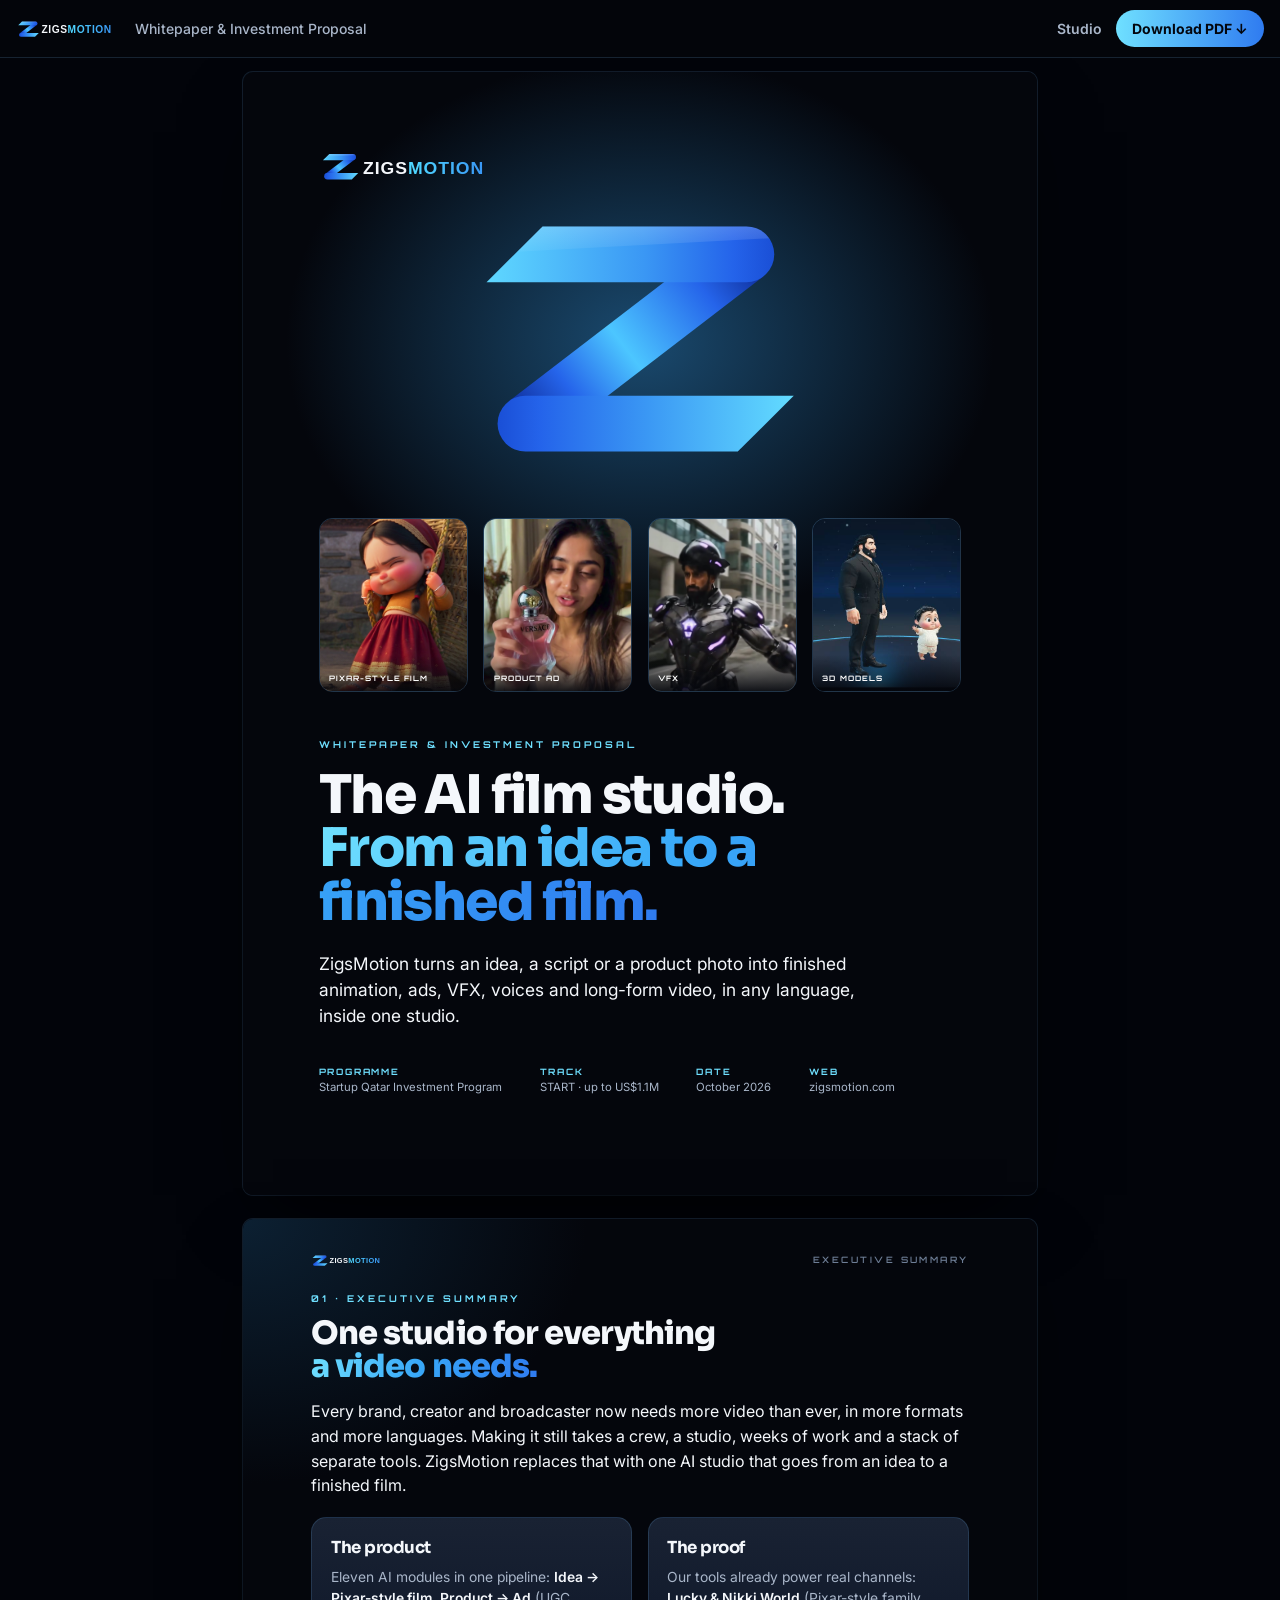
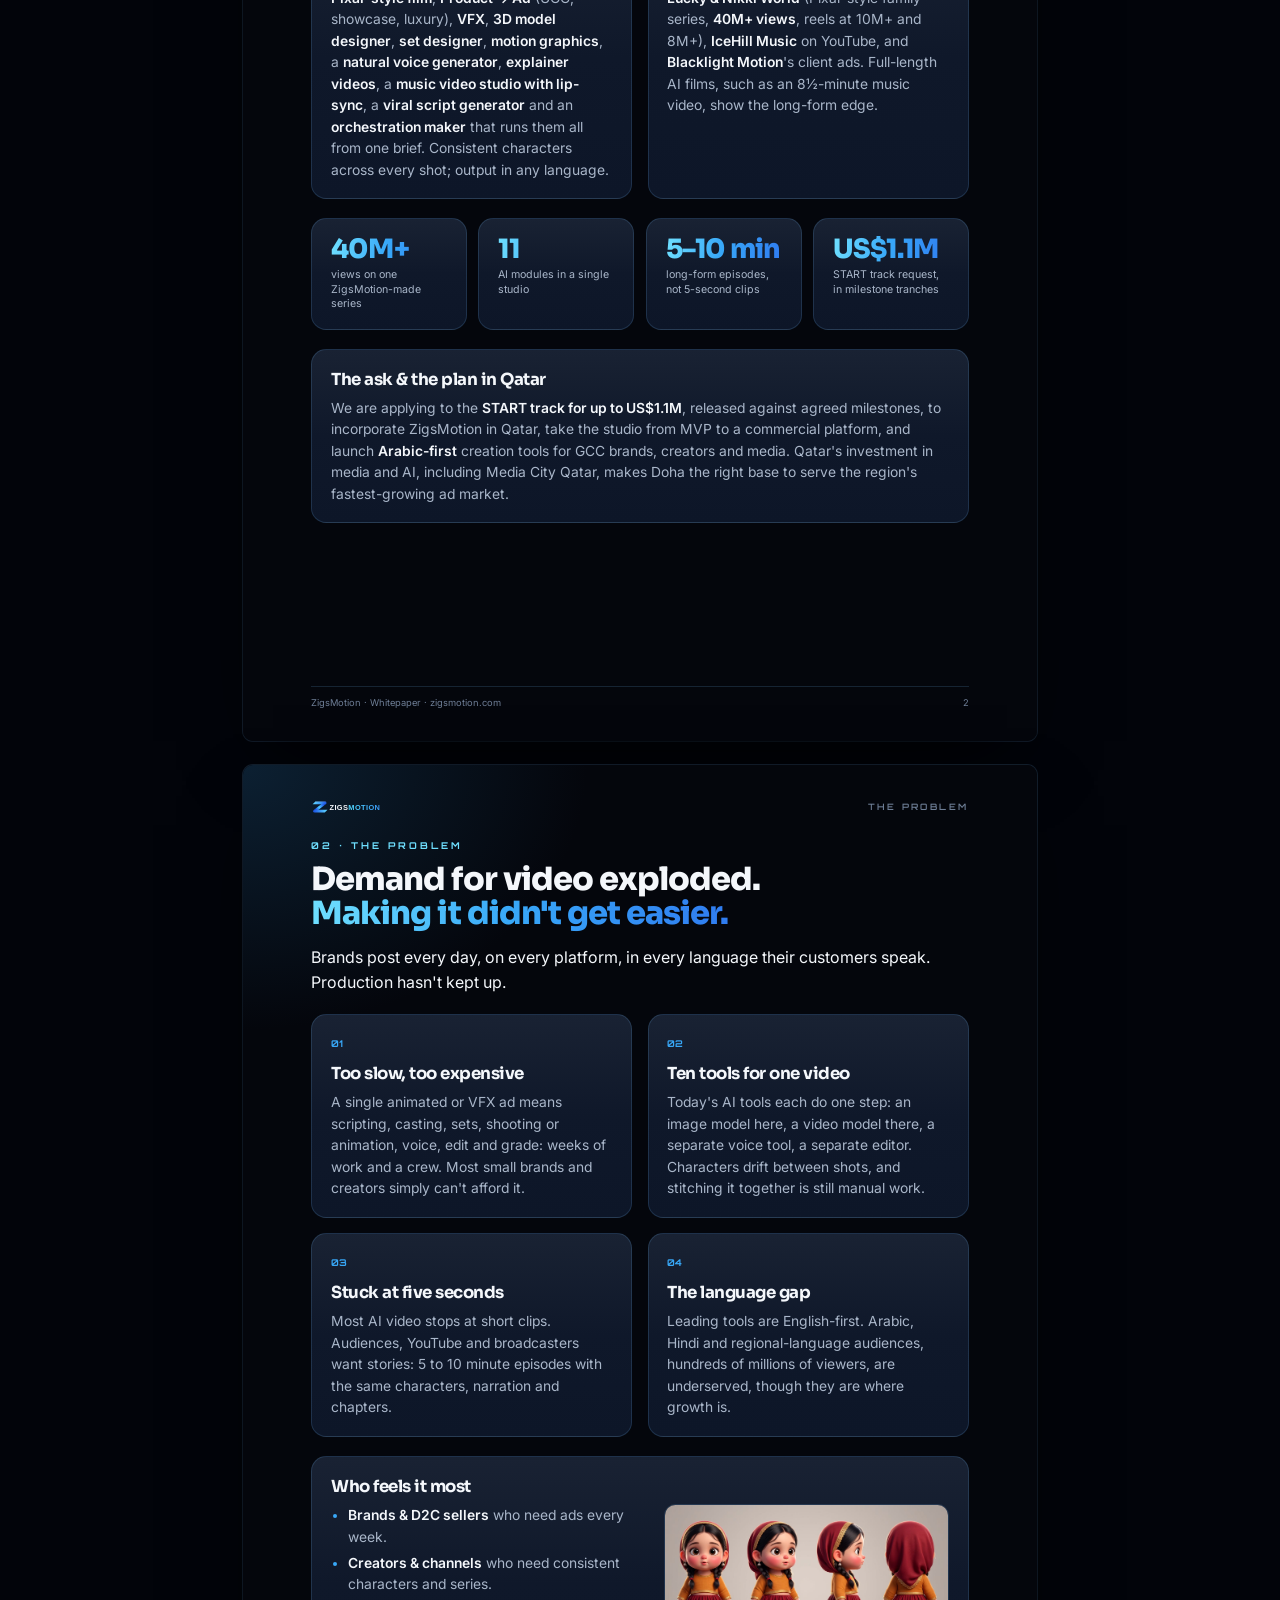
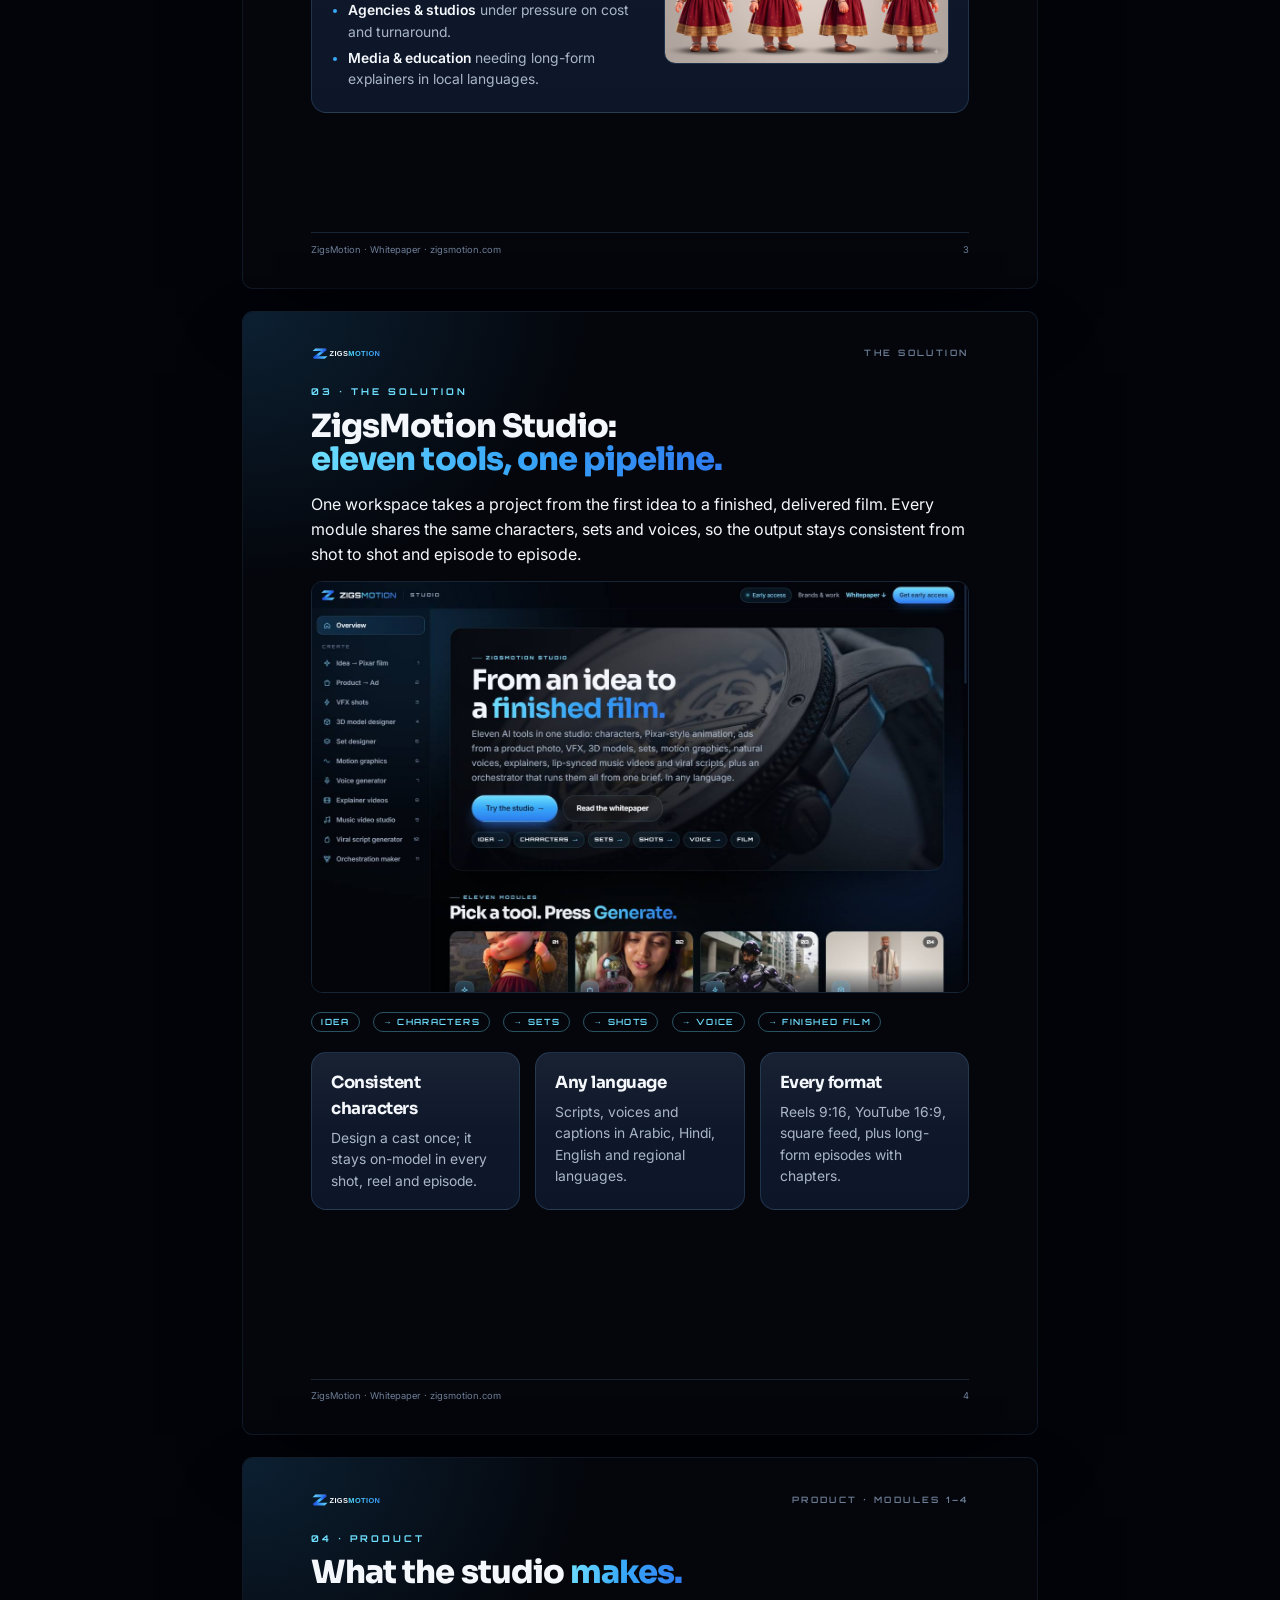
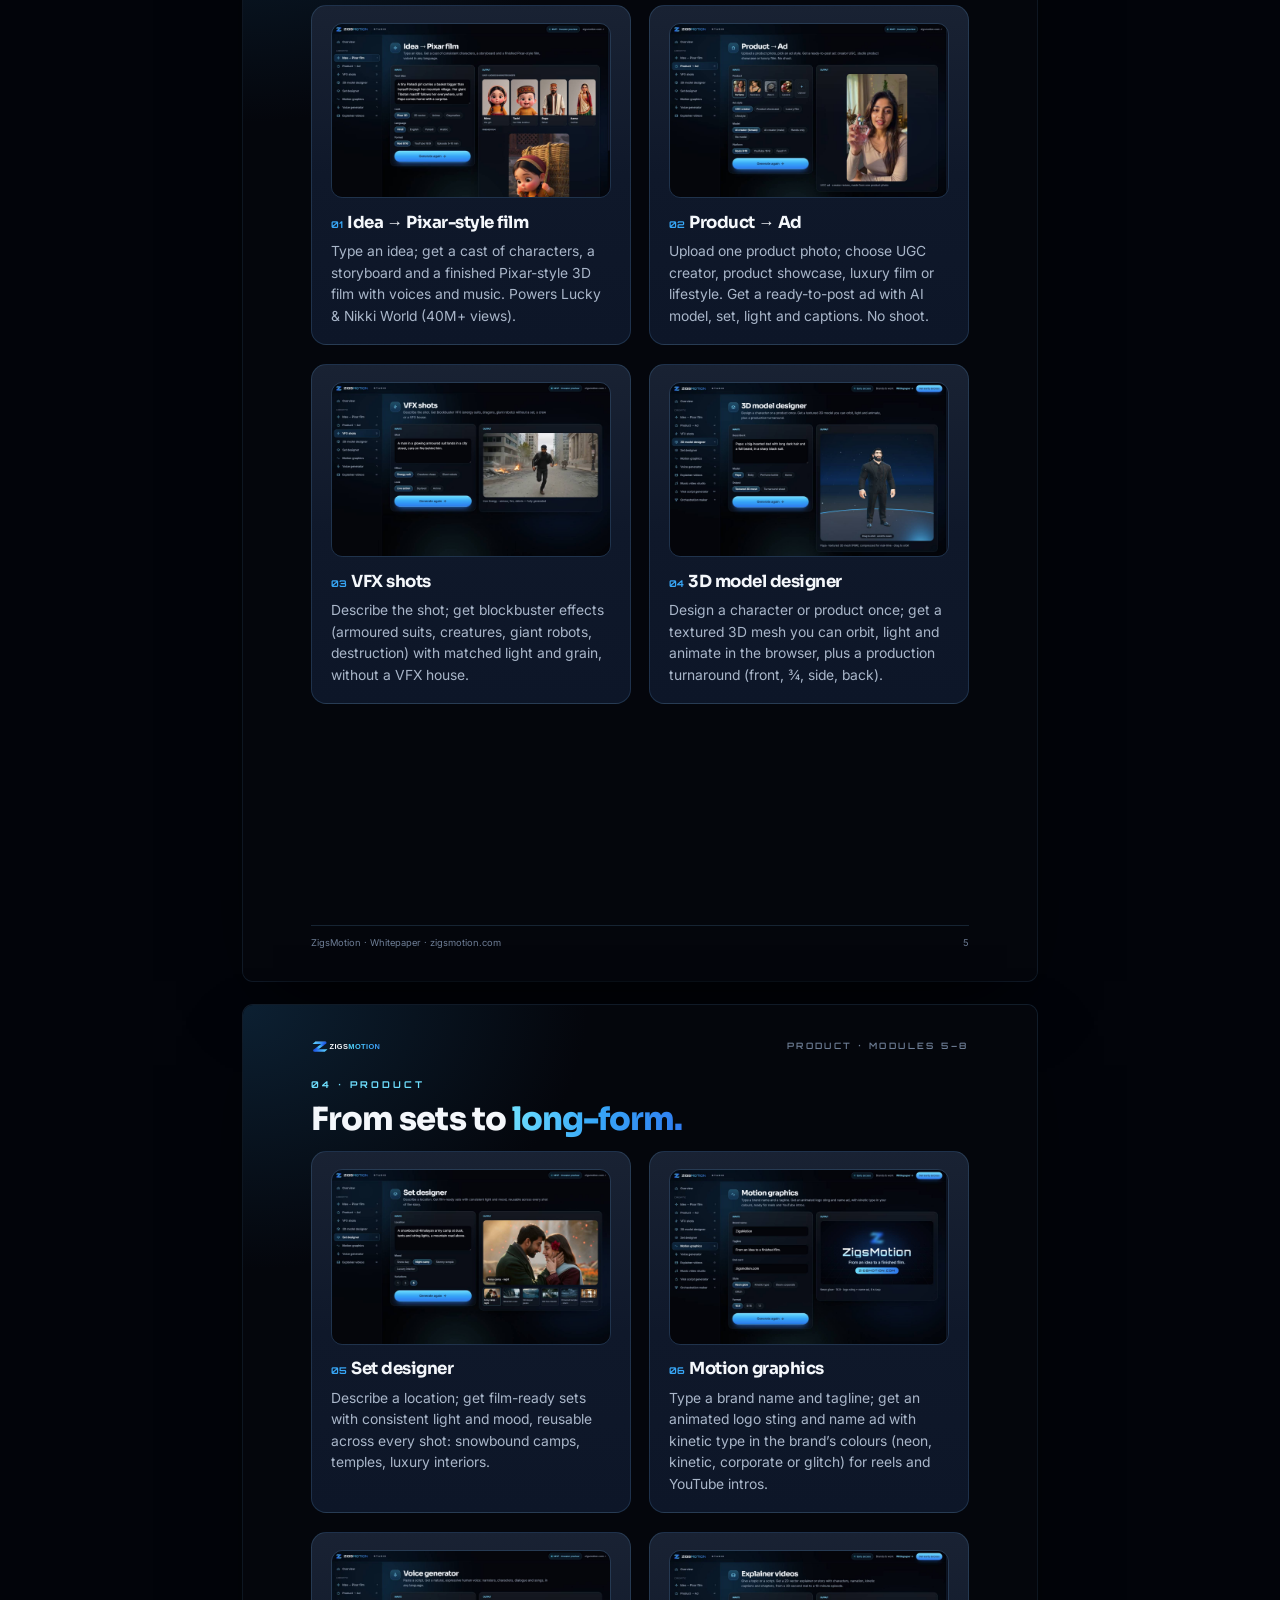
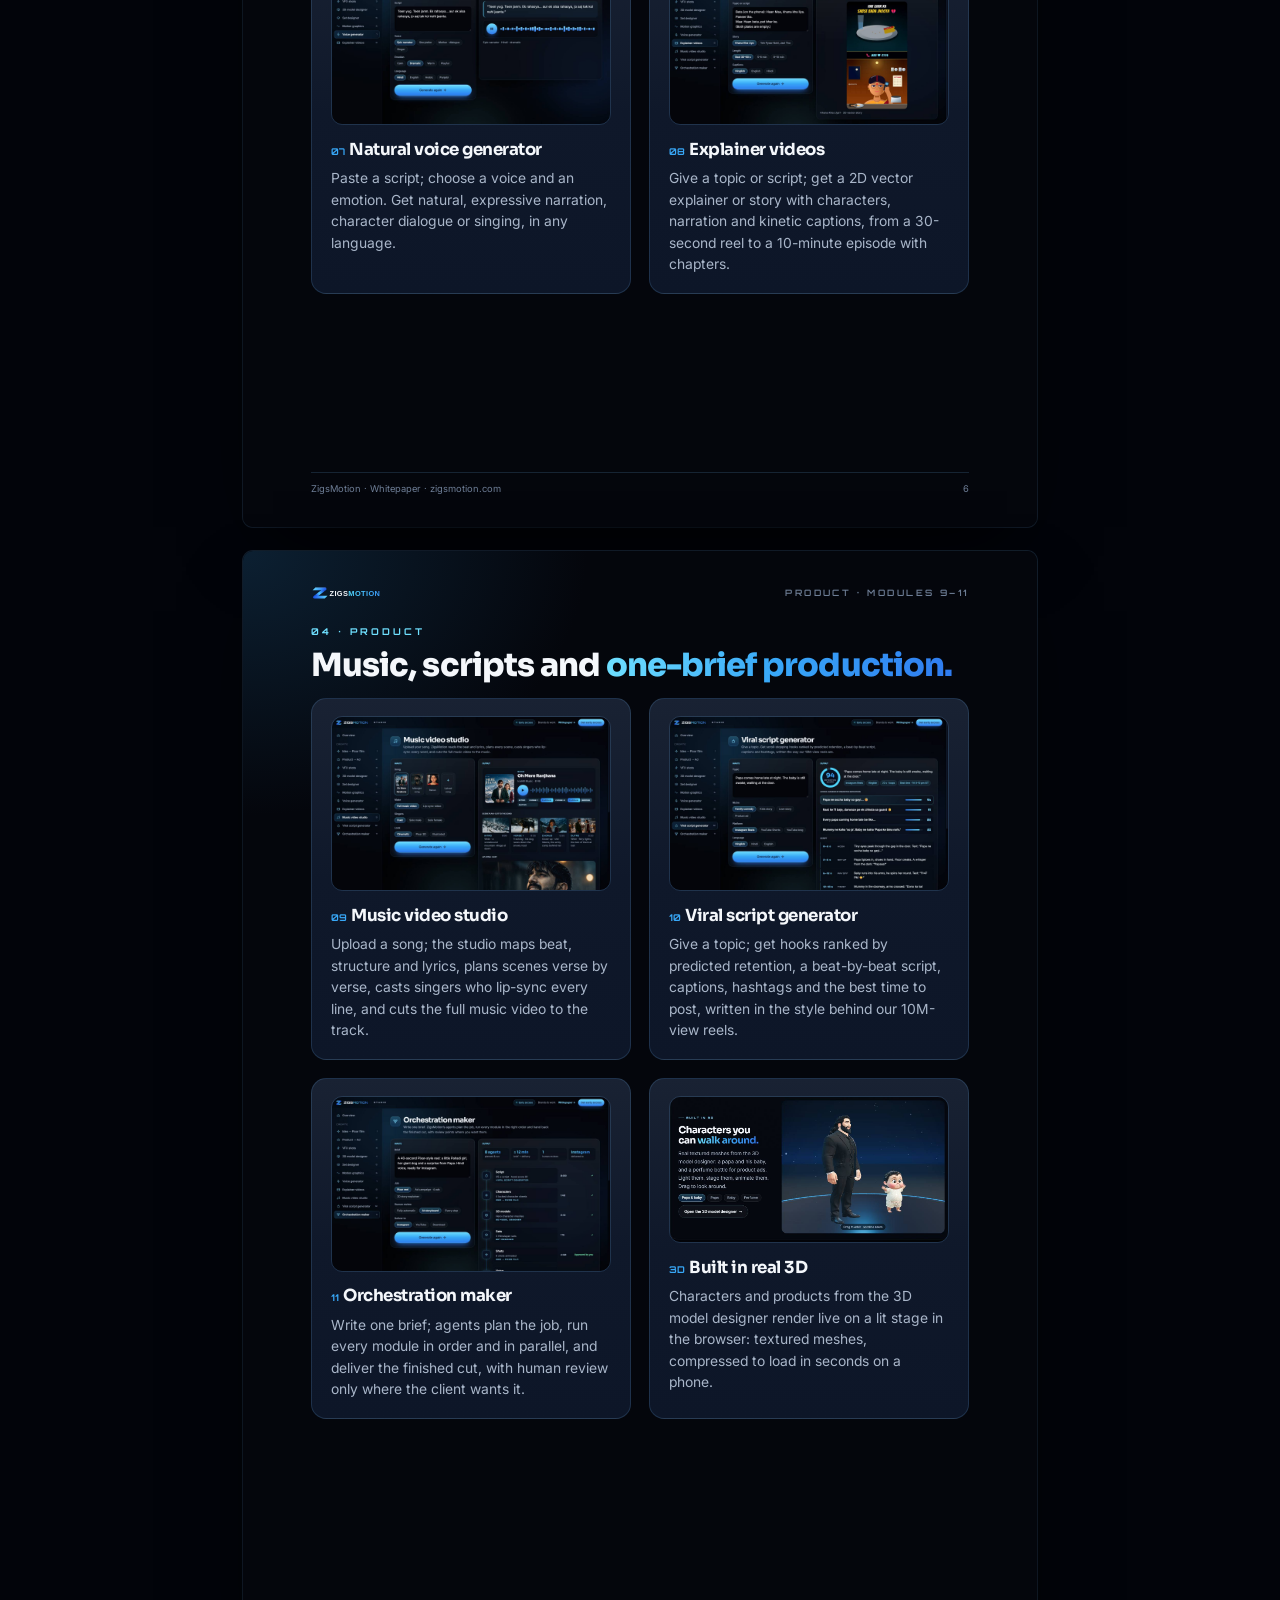
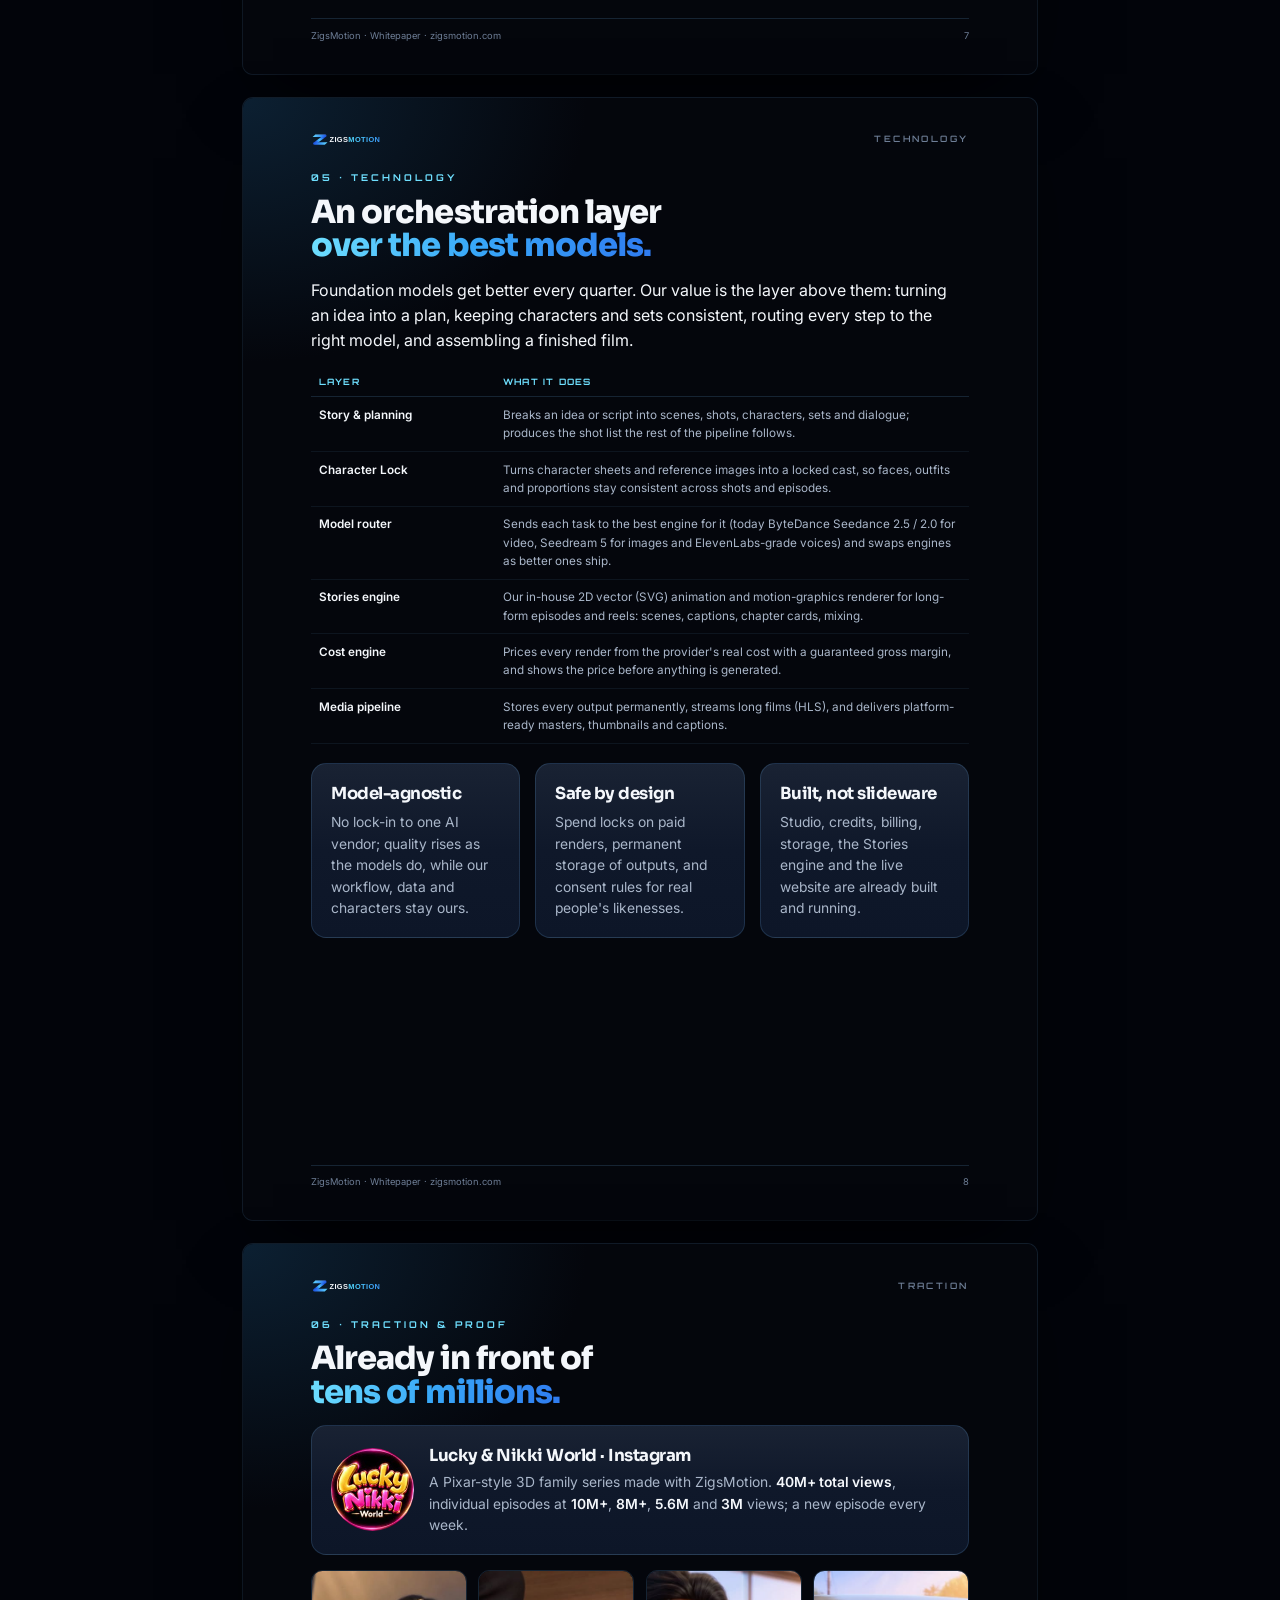
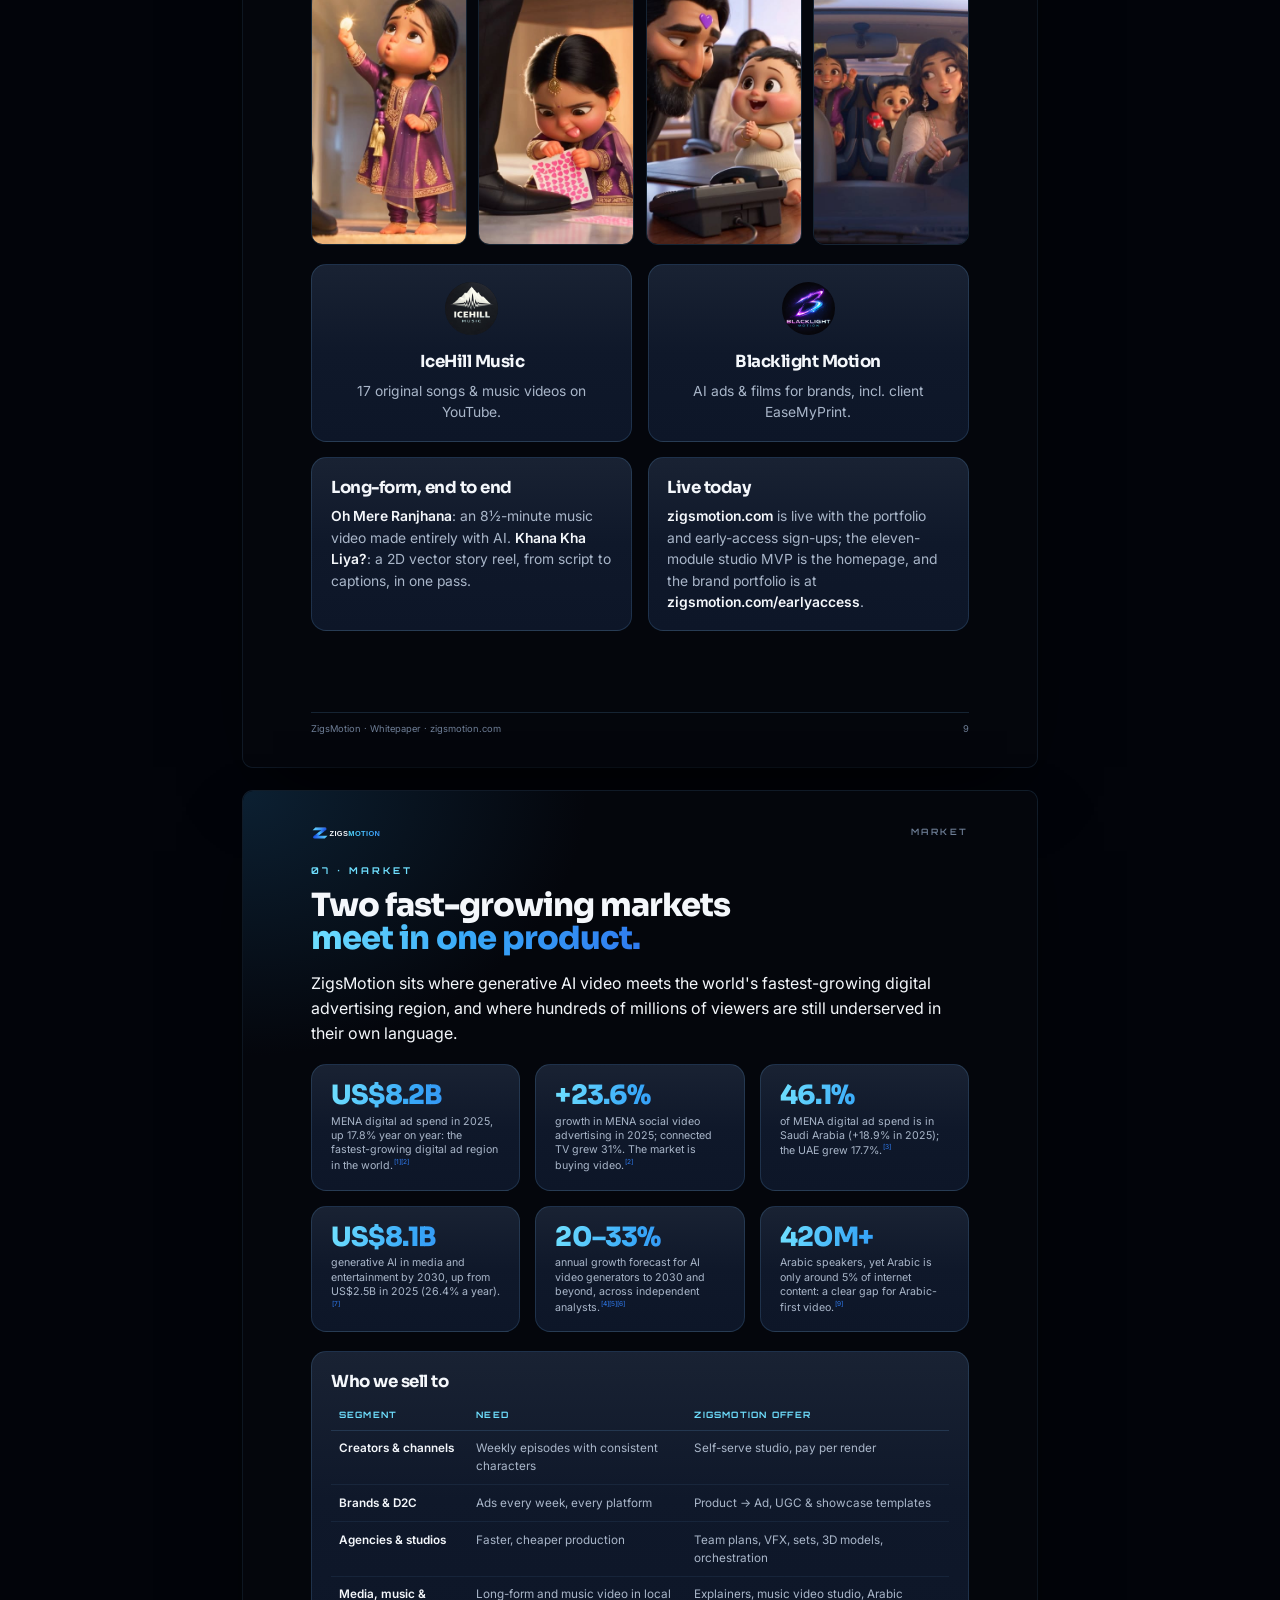
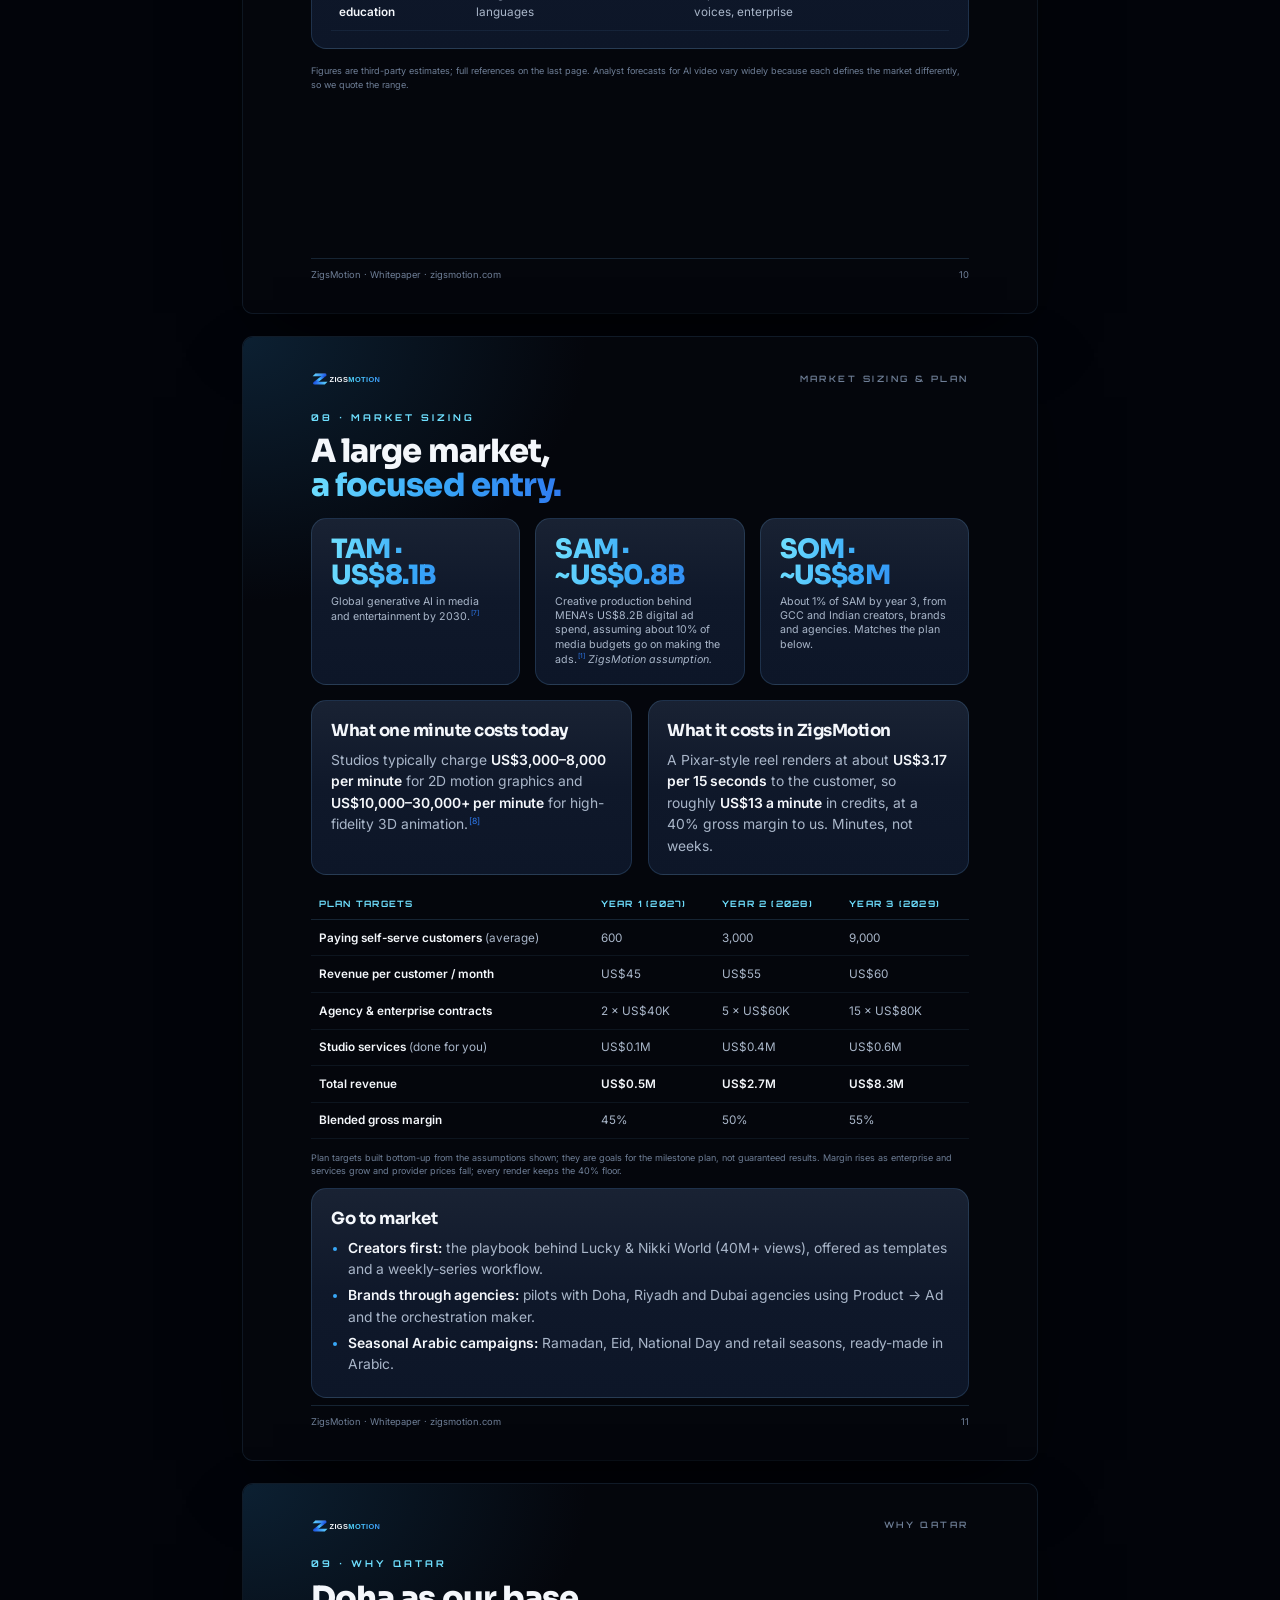
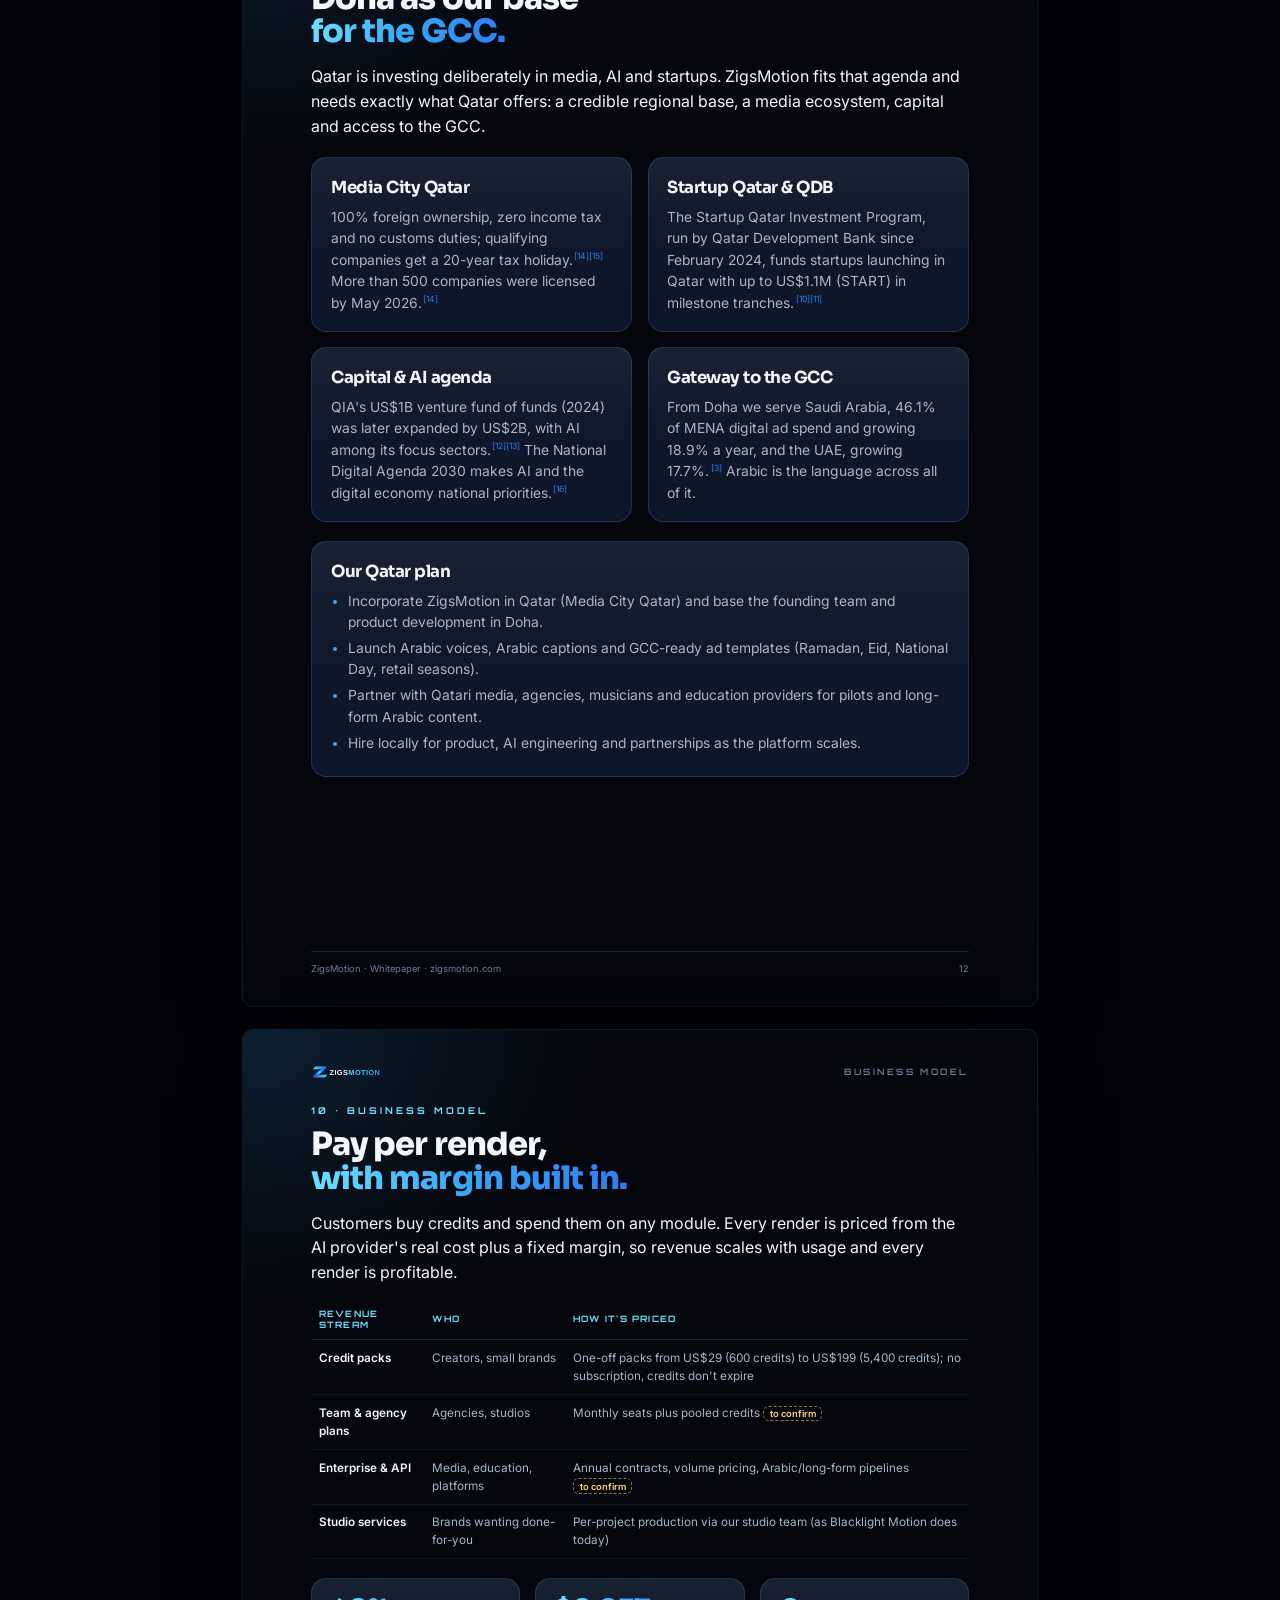
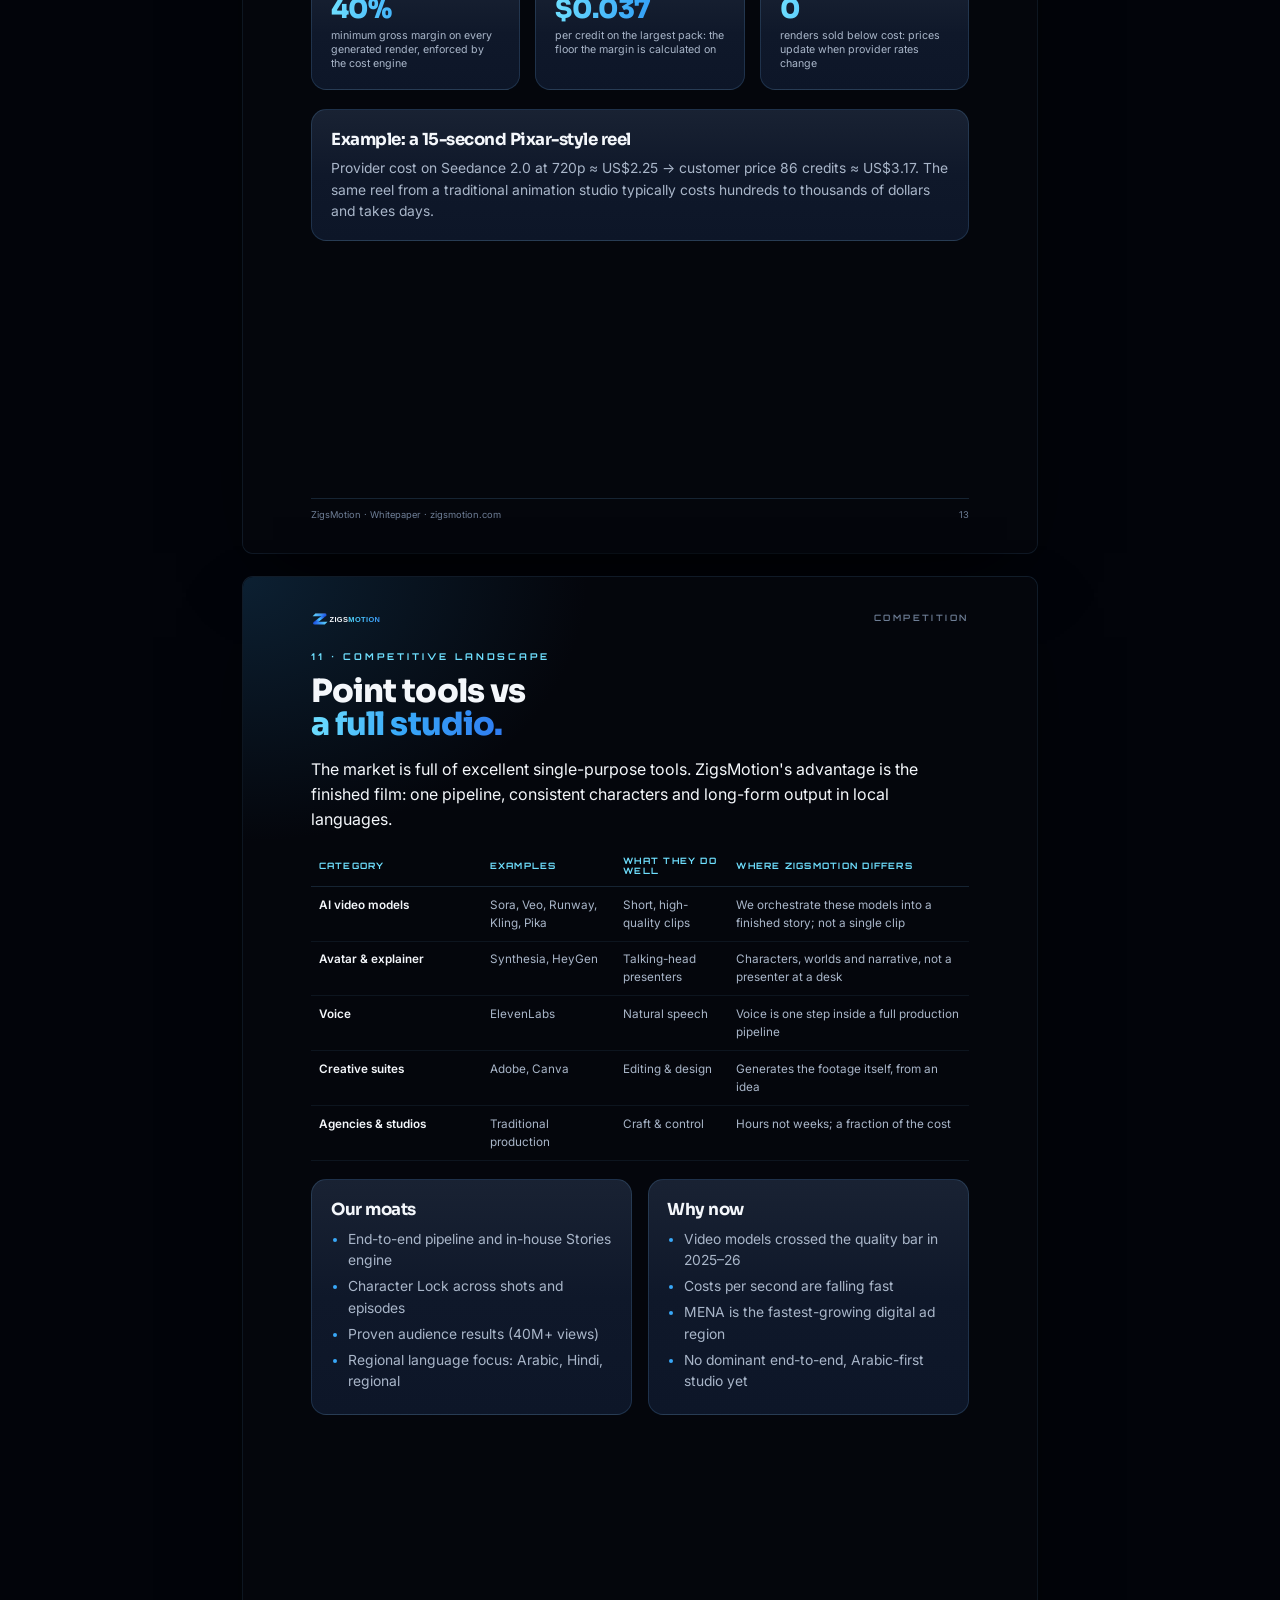
<file: whitepaper/index.html>
<!doctype html>
<html lang="en">
<head>
<meta charset="utf-8">
<title>ZigsMotion | Whitepaper &amp; Investment Proposal</title>
<meta name="viewport" content="width=device-width, initial-scale=1">
<meta name="description" content="ZigsMotion whitepaper and investment proposal: the AI film studio, its eleven modules, traction, market, business model and plan for Qatar.">
<meta property="og:title" content="ZigsMotion | Whitepaper &amp; Investment Proposal">
<meta property="og:description" content="ZigsMotion whitepaper and investment proposal: the AI film studio, its eleven modules, traction, market, business model and plan for Qatar.">
<meta property="og:image" content="https://zigsmotion-media.zigsmotion.workers.dev/showcase/sizzle.jpg">
<link rel="canonical" href="https://zigsmotion.com/whitepaper/">
<base target="_blank">
<link rel="preconnect" href="https://fonts.googleapis.com">
<link href="https://fonts.googleapis.com/css2?family=Orbitron:wght@600;700&family=Sora:wght@400;600;700;800&family=Inter:wght@400;500;600&display=swap" rel="stylesheet">
<style>
  @page { size: A4; margin: 0; }
  :root {
    --ink: #04060C; --ink2: #0A1120; --panel: #0D1628; --line: rgba(120,190,255,.16);
    --fg: #F4F7FB; --fg2: #A9B6C9; --fg3: #6E7E96;
    --c1: #6FE0FF; --c2: #38A8F8; --c3: #2F7BF0;
    --grad: linear-gradient(100deg, #6FE0FF 0%, #38A8F8 48%, #2F7BF0 100%);
  }
  * { box-sizing: border-box; -webkit-print-color-adjust: exact; print-color-adjust: exact; }
  html, body { margin: 0; background: var(--ink); color: var(--fg); font: 400 10.4pt/1.55 Inter, system-ui, sans-serif; }
  .page {
    width: 210mm; height: 297mm; position: relative; overflow: hidden; page-break-after: always;
    padding: 20mm 18mm 18mm;
    background: radial-gradient(130mm 100mm at 0% 0%, #0C2032, #04060C 70%);
  }
  .page:last-child { page-break-after: auto; }
  /* header / footer on content pages */
  .run { position: absolute; left: 18mm; right: 18mm; top: 9mm; display: flex; justify-content: space-between; align-items: center; font: 600 6.6pt/1 Orbitron, sans-serif; letter-spacing: .28em; color: var(--fg3); text-transform: uppercase; }
  .run img { height: 4.2mm; }
  .foot { position: absolute; left: 18mm; right: 18mm; bottom: 8mm; display: flex; justify-content: space-between; font-size: 7pt; color: var(--fg3); border-top: 1px solid var(--line); padding-top: 2.5mm; }
  h1, h2, h3 { font-family: Sora, sans-serif; letter-spacing: -.03em; margin: 0; }
  h2 { font-size: 24pt; line-height: 1.05; font-weight: 800; margin-bottom: 4mm; }
  h3 { font-size: 12.5pt; font-weight: 700; margin: 0 0 1.5mm; }
  .eyebrow { font: 700 7pt/1 Orbitron, sans-serif; letter-spacing: .32em; text-transform: uppercase; color: var(--c1); margin-bottom: 3.5mm; display: block; }
  .g { background: var(--grad); -webkit-background-clip: text; background-clip: text; color: transparent; }
  p { margin: 0 0 3mm; color: var(--fg2); }
  p.lead { font-size: 12pt; line-height: 1.55; color: var(--fg); }
  b, strong { color: var(--fg); font-weight: 600; }
  ul { margin: 0 0 3mm; padding-left: 4.5mm; color: var(--fg2); }
  li { margin-bottom: 1.2mm; }
  li::marker { color: var(--c2); }
  .card { border: 1px solid var(--line); border-radius: 4mm; padding: 4.5mm 5mm; background: linear-gradient(180deg, #192233, #0F182A 50%, #0D1628); }
  .grid2 { display: grid; grid-template-columns: 1fr 1fr; gap: 4mm; }
  .grid3 { display: grid; grid-template-columns: repeat(3, 1fr); gap: 4mm; }
  .grid4 { display: grid; grid-template-columns: repeat(4, 1fr); gap: 3mm; }
  .stat b { display: block; font: 800 20pt/1 Sora, sans-serif; letter-spacing: -.03em; background: var(--grad); -webkit-background-clip: text; background-clip: text; color: transparent; margin-bottom: 1.5mm; }
  .stat span { font-size: 8pt; color: var(--fg2); line-height: 1.35; display: block; }
  .shot { width: 100%; border-radius: 3mm; border: 1px solid var(--line); display: block; }
  table { width: 100%; border-collapse: collapse; font-size: 8.8pt; }
  th { text-align: left; font: 700 6.6pt/1.2 Orbitron, sans-serif; letter-spacing: .14em; text-transform: uppercase; color: var(--c1); padding: 2.4mm 2mm; border-bottom: 1px solid var(--line); }
  td { padding: 2.3mm 2mm; border-bottom: 1px solid rgba(120,190,255,.08); color: var(--fg2); vertical-align: top; }
  td b { color: var(--fg); }
  .tbc { display: inline-block; font: 600 7pt/1 Inter; color: #FFD27A; border: 1px dashed rgba(255,210,122,.55); border-radius: 1.5mm; padding: .6mm 1.5mm; }
  .src { font-size: 6.8pt; color: var(--fg3); line-height: 1.45; }
  .src a { color: var(--fg3); text-decoration: none; }
  .tag { display: inline-block; font: 600 6.4pt/1 Orbitron; letter-spacing: .16em; text-transform: uppercase; color: var(--c1); border: 1px solid rgba(111,224,255,.35); border-radius: 99px; padding: 1.2mm 2.4mm; margin: 0 1.5mm 1.5mm 0; }
  .num { font: 700 7pt/1 Orbitron; color: var(--c2); }

  /* cover */
  .cover { padding: 0; }
  .cover .bg { position: absolute; inset: 0; background: radial-gradient(130mm 105mm at 50% 24%, #1A4A6F, #04060C 72%); }
  .cover .bg2 { display: none; }
  .cover .mark { position: absolute; left: 50%; top: 34mm; width: 92mm; transform: translateX(-50%); }
  .cover .strip { position: absolute; left: 20mm; right: 20mm; top: 118mm; display: grid; grid-template-columns: repeat(4, 1fr); gap: 4mm; }
  .cover .strip figure { margin: 0; position: relative; border-radius: 3.5mm; overflow: hidden; height: 46mm; border: 1px solid rgba(120,190,255,.25); }
  .cover .strip img { width: 100%; height: 100%; object-fit: cover; display: block; }
  .cover .strip figcaption { position: absolute; left: 0; right: 0; bottom: 0; padding: 5mm 2.5mm 2mm; font: 700 5.6pt/1.2 Orbitron; letter-spacing: .14em; text-transform: uppercase; color: #fff; background: linear-gradient(180deg, transparent, rgba(4,6,12,.9)); }
  .cover .in { position: absolute; left: 20mm; right: 20mm; bottom: 26mm; }
  .cover .logo { position: absolute; left: 20mm; top: 20mm; height: 10mm; }
  .cover h1 { font-size: 40pt; line-height: 1; font-weight: 800; margin: 5mm 0 6mm; }
  .cover .sub { font-size: 13pt; color: var(--fg); max-width: 150mm; line-height: 1.5; }
  .cover .meta { margin-top: 10mm; display: flex; gap: 10mm; font-size: 8.5pt; color: var(--fg2); }
  .cover .meta b { display: block; font: 700 6.6pt/1.4 Orbitron; letter-spacing: .2em; text-transform: uppercase; color: var(--c1); }
  .refs { margin: 4mm 0; padding-left: 6mm; font-size: 8.6pt; line-height: 1.45; }
  .refs li { margin-bottom: 1.6mm; }
  .refs a { color: #2F7BF0; word-break: break-all; }
  sup { font-size: .62em; color: #2F7BF0; margin-left: .3mm; }
</style>
<style media="screen">
  body { background: #02040A; padding: 72px 0 32px; overflow-x: hidden; }
  .wpwrap { width: 210mm; margin: 0 auto; }
  .wpwrap .page { margin: 0 0 24px; border-radius: 10px; box-shadow: 0 30px 80px -30px #000, 0 0 0 1px rgba(120,190,255,.14); }
  .wpbar { position: fixed; top: 0; left: 0; right: 0; z-index: 10; height: 58px; display: flex; align-items: center; gap: 14px; padding: 0 16px;
    background: #03050A; border-bottom: 1px solid rgba(120,190,255,.16); font: 600 14px Inter, system-ui, sans-serif; }
  .wpbar a { color: #F4F7FB; text-decoration: none; display: flex; align-items: center; gap: 10px; }
  .wpbar img { height: 22px; }
  .wpbar .t { color: #A9B6C9; font-weight: 500; }
  .wpbar .back { margin-left: auto; color: #A9B6C9; }
  .wpbar .dl { padding: 10px 16px; border-radius: 99px; background: linear-gradient(90deg, #6FE0FF, #2F7BF0); color: #03060D; font-weight: 700; white-space: nowrap; }
  @media (max-width: 640px) { .wpbar .t { display: none; } .wpbar { gap: 10px; } .wpbar .dl { padding: 9px 12px; font-size: 13px; } }
</style>
<style media="screen and (max-width: 820px)">
  /* phones: reflow the A4 pages into a readable article instead of shrinking them */
  html, body { font-size: 15px; }
  body { padding: 66px 0 24px; }
  .wpwrap { width: auto; padding: 0 10px; }
  .wpwrap .page { width: auto; height: auto; overflow: visible; padding: 26px 18px 18px; margin: 0 0 12px; border-radius: 14px; box-shadow: none; background: #070C16; }
  .run { position: static; margin: 0 0 16px; font-size: 9px; }
  .run img { height: 16px; }
  .foot { position: static; margin-top: 18px; font-size: 11px; }
  h2 { font-size: 26px; margin-bottom: 14px; }
  h3 { font-size: 17px; }
  p.lead { font-size: 16px; }
  .eyebrow { font-size: 10px; margin-bottom: 10px; }
  .grid2, .grid3 { grid-template-columns: 1fr !important; gap: 12px; }
  .grid4 { grid-template-columns: 1fr 1fr !important; gap: 8px; }
  .card { padding: 16px; border-radius: 14px; }
  .stat b { font-size: 26px; }
  .stat span { font-size: 13px; }
  .src, .refs { font-size: 12px; }
  table { display: block; overflow-x: auto; font-size: 13px; white-space: normal; }
  th { font-size: 9.5px; }
  .tag { font-size: 9px; }
  .num { font-size: 10px; }
  [style*="mm"] { max-width: 100%; }
  .page [style*="grid-template-columns:1.1fr"], .page [style*="grid-template-columns:1fr auto"] { grid-template-columns: 1fr !important; }
  .cover { min-height: 0; padding: 22px 18px 26px !important; }
  .cover .bg { border-radius: 14px; }
  .cover .logo, .cover .mark, .cover .strip, .cover .in { position: relative; left: auto; right: auto; top: auto; bottom: auto; transform: none; }
  .cover .logo { height: 30px; }
  .cover .mark { display: block; width: 46%; margin: 22px auto 18px; }
  .cover .strip { grid-template-columns: 1fr 1fr; gap: 8px; }
  .cover .strip figure { height: 120px; }
  .cover .strip figcaption { font-size: 8px; }
  .cover .in { margin-top: 22px; }
  .cover h1 { font-size: 34px; }
  .cover .sub { font-size: 16px; }
  .cover .meta { flex-wrap: wrap; gap: 14px 22px; font-size: 13px; }
  .cover .meta b { font-size: 9px; }
</style>
<style media="print"> .wpbar { display: none; } </style>
</head>
<body>
<nav class="wpbar"><a href="../" target="_self"><img src="img/zigsmotion-logo.svg" alt="ZigsMotion"></a><span class="t">Whitepaper &amp; Investment Proposal</span>
<a class="back" href="../" target="_self">Studio</a><a class="dl" href="../ZigsMotion-Whitepaper.pdf" download target="_self">Download PDF ↓</a></nav>
<div class="wpwrap">

<!-- ═════════ 1 · COVER ═════════ -->
<section class="page cover">
  <div class="bg"></div><div class="bg2"></div>
  <img class="logo" src="img/zigsmotion-logo.svg" alt="ZigsMotion">
  <img class="mark" src="img/zigsmotion-mark.svg" alt="">
  <div class="strip">
    <figure><img src="img/pahadi-girl.jpg" alt=""><figcaption>Pixar-style film</figcaption></figure>
    <figure><img src="img/perfume-ugc.jpg" alt=""><figcaption>Product ad</figcaption></figure>
    <figure><img src="img/iron-energy.jpg" alt=""><figcaption>VFX</figcaption></figure>
    <figure><img src="img/3d-family.jpg" alt=""><figcaption>3D models</figcaption></figure>
  </div>
  <div class="in">
    <span class="eyebrow">Whitepaper &amp; Investment Proposal</span>
    <h1>The AI film studio.<br><span class="g">From an idea to a<br>finished film.</span></h1>
    <p class="sub">ZigsMotion turns an idea, a script or a product photo into finished animation, ads, VFX, voices and long-form video, in any language, inside one studio.</p>
    <div class="meta">
      <div><b>Programme</b>Startup Qatar Investment Program</div>
      <div><b>Track</b>START · up to US$1.1M</div>
      <div><b>Date</b>October 2026</div>
      <div><b>Web</b>zigsmotion.com</div>
    </div>
  </div>
</section>

<!-- ═════════ 2 · EXECUTIVE SUMMARY ═════════ -->
<section class="page">
  <div class="run"><img src="img/zigsmotion-logo.svg" alt=""><span>Executive summary</span></div>
  <span class="eyebrow">01 · Executive summary</span>
  <h2>One studio for everything<br><span class="g">a video needs.</span></h2>
  <p class="lead">Every brand, creator and broadcaster now needs more video than ever, in more formats and more languages. Making it still takes a crew, a studio, weeks of work and a stack of separate tools. ZigsMotion replaces that with one AI studio that goes from an idea to a finished film.</p>

  <div class="grid2" style="margin:5mm 0">
    <div class="card">
      <h3>The product</h3>
      <p style="margin:0">Eleven AI modules in one pipeline: <b>Idea → Pixar-style film</b>, <b>Product → Ad</b> (UGC, showcase, luxury), <b>VFX</b>, <b>3D model designer</b>, <b>set designer</b>, <b>motion graphics</b>, a <b>natural voice generator</b>, <b>explainer videos</b>, a <b>music video studio with lip-sync</b>, a <b>viral script generator</b> and an <b>orchestration maker</b> that runs them all from one brief. Consistent characters across every shot; output in any language.</p>
    </div>
    <div class="card">
      <h3>The proof</h3>
      <p style="margin:0">Our tools already power real channels: <b>Lucky &amp; Nikki World</b> (Pixar-style family series, <b>40M+ views</b>, reels at 10M+ and 8M+), <b>IceHill Music</b> on YouTube, and <b>Blacklight Motion</b>'s client ads. Full-length AI films, such as an 8½-minute music video, show the long-form edge.</p>
    </div>
  </div>

  <div class="grid4" style="margin-bottom:5mm">
    <div class="card stat"><b>40M+</b><span>views on one ZigsMotion-made series</span></div>
    <div class="card stat"><b>11</b><span>AI modules in a single studio</span></div>
    <div class="card stat"><b>5–10 min</b><span>long-form episodes, not 5-second clips</span></div>
    <div class="card stat"><b>US$1.1M</b><span>START track request, in milestone tranches</span></div>
  </div>

  <div class="card">
    <h3>The ask &amp; the plan in Qatar</h3>
    <p style="margin:0">We are applying to the <b>START track for up to US$1.1M</b>, released against agreed milestones, to incorporate ZigsMotion in Qatar, take the studio from MVP to a commercial platform, and launch <b>Arabic-first</b> creation tools for GCC brands, creators and media. Qatar's investment in media and AI, including Media City Qatar, makes Doha the right base to serve the region's fastest-growing ad market.</p>
  </div>
  <div class="foot"><span>ZigsMotion · Whitepaper · zigsmotion.com</span><span>2</span></div>
</section>

<!-- ═════════ 3 · PROBLEM ═════════ -->
<section class="page">
  <div class="run"><img src="img/zigsmotion-logo.svg" alt=""><span>The problem</span></div>
  <span class="eyebrow">02 · The problem</span>
  <h2>Demand for video exploded.<br><span class="g">Making it didn't get easier.</span></h2>
  <p class="lead">Brands post every day, on every platform, in every language their customers speak. Production hasn't kept up.</p>

  <div class="grid2" style="margin:5mm 0">
    <div class="card"><span class="num">01</span><h3 style="margin-top:2mm">Too slow, too expensive</h3><p style="margin:0">A single animated or VFX ad means scripting, casting, sets, shooting or animation, voice, edit and grade: weeks of work and a crew. Most small brands and creators simply can't afford it.</p></div>
    <div class="card"><span class="num">02</span><h3 style="margin-top:2mm">Ten tools for one video</h3><p style="margin:0">Today's AI tools each do one step: an image model here, a video model there, a separate voice tool, a separate editor. Characters drift between shots, and stitching it together is still manual work.</p></div>
    <div class="card"><span class="num">03</span><h3 style="margin-top:2mm">Stuck at five seconds</h3><p style="margin:0">Most AI video stops at short clips. Audiences, YouTube and broadcasters want stories: 5 to 10 minute episodes with the same characters, narration and chapters.</p></div>
    <div class="card"><span class="num">04</span><h3 style="margin-top:2mm">The language gap</h3><p style="margin:0">Leading tools are English-first. Arabic, Hindi and regional-language audiences, hundreds of millions of viewers, are underserved, though they are where growth is.</p></div>
  </div>

  <div class="card" style="display:grid;grid-template-columns:1.1fr 1fr;gap:5mm;align-items:center">
    <div>
      <h3>Who feels it most</h3>
      <ul style="margin:0">
        <li><b>Brands &amp; D2C sellers</b> who need ads every week.</li>
        <li><b>Creators &amp; channels</b> who need consistent characters and series.</li>
        <li><b>Agencies &amp; studios</b> under pressure on cost and turnaround.</li>
        <li><b>Media &amp; education</b> needing long-form explainers in local languages.</li>
      </ul>
    </div>
    <img class="shot" src="img/sheet-girl.jpg" alt="">
  </div>
  <div class="foot"><span>ZigsMotion · Whitepaper · zigsmotion.com</span><span>3</span></div>
</section>

<!-- ═════════ 4 · SOLUTION ═════════ -->
<section class="page">
  <div class="run"><img src="img/zigsmotion-logo.svg" alt=""><span>The solution</span></div>
  <span class="eyebrow">03 · The solution</span>
  <h2>ZigsMotion Studio:<br><span class="g">eleven tools, one pipeline.</span></h2>
  <p class="lead">One workspace takes a project from the first idea to a finished, delivered film. Every module shares the same characters, sets and voices, so the output stays consistent from shot to shot and episode to episode.</p>
  <img class="shot" src="img/d-00-overview.jpg" alt="ZigsMotion Studio overview" style="margin:4mm 0 5mm">
  <div style="display:flex;flex-wrap:wrap;gap:2mm;margin-bottom:4mm">
    <span class="tag">Idea</span><span class="tag">→ Characters</span><span class="tag">→ Sets</span><span class="tag">→ Shots</span><span class="tag">→ Voice</span><span class="tag">→ Finished film</span>
  </div>
  <div class="grid3">
    <div class="card"><h3>Consistent characters</h3><p style="margin:0">Design a cast once; it stays on-model in every shot, reel and episode.</p></div>
    <div class="card"><h3>Any language</h3><p style="margin:0">Scripts, voices and captions in Arabic, Hindi, English and regional languages.</p></div>
    <div class="card"><h3>Every format</h3><p style="margin:0">Reels 9:16, YouTube 16:9, square feed, plus long-form episodes with chapters.</p></div>
  </div>
  <div class="foot"><span>ZigsMotion · Whitepaper · zigsmotion.com</span><span>4</span></div>
</section>

<!-- ═════════ 5 · MODULES 1–4 ═════════ -->
<section class="page">
  <div class="run"><img src="img/zigsmotion-logo.svg" alt=""><span>Product · modules 1–4</span></div>
  <span class="eyebrow">04 · Product</span>
  <h2>What the studio <span class="g">makes.</span></h2>
  <div class="grid2" style="gap:5mm">
    <div class="card">
      <img class="shot" src="img/d-01-pixar.jpg" alt="" style="margin-bottom:3mm">
      <span class="num">01</span> <h3 style="display:inline">Idea → Pixar-style film</h3>
      <p style="margin:1.5mm 0 0">Type an idea; get a cast of characters, a storyboard and a finished Pixar-style 3D film with voices and music. Powers Lucky &amp; Nikki World (40M+ views).</p>
    </div>
    <div class="card">
      <img class="shot" src="img/d-02-ads.jpg" alt="" style="margin-bottom:3mm">
      <span class="num">02</span> <h3 style="display:inline">Product → Ad</h3>
      <p style="margin:1.5mm 0 0">Upload one product photo; choose UGC creator, product showcase, luxury film or lifestyle. Get a ready-to-post ad with AI model, set, light and captions. No shoot.</p>
    </div>
    <div class="card">
      <img class="shot" src="img/d-03-vfx.jpg" alt="" style="margin-bottom:3mm">
      <span class="num">03</span> <h3 style="display:inline">VFX shots</h3>
      <p style="margin:1.5mm 0 0">Describe the shot; get blockbuster effects (armoured suits, creatures, giant robots, destruction) with matched light and grain, without a VFX house.</p>
    </div>
    <div class="card">
      <img class="shot" src="img/d-04-model3d.jpg" alt="" style="margin-bottom:3mm">
      <span class="num">04</span> <h3 style="display:inline">3D model designer</h3>
      <p style="margin:1.5mm 0 0">Design a character or product once; get a textured 3D mesh you can orbit, light and animate in the browser, plus a production turnaround (front, ¾, side, back).</p>
    </div>
  </div>
  <div class="foot"><span>ZigsMotion · Whitepaper · zigsmotion.com</span><span>5</span></div>
</section>

<!-- ═════════ 6 · MODULES 5–8 ═════════ -->
<section class="page">
  <div class="run"><img src="img/zigsmotion-logo.svg" alt=""><span>Product · modules 5–8</span></div>
  <span class="eyebrow">04 · Product</span>
  <h2>From sets to <span class="g">long-form.</span></h2>
  <div class="grid2" style="gap:5mm">
    <div class="card">
      <img class="shot" src="img/d-05-sets.jpg" alt="" style="margin-bottom:3mm">
      <span class="num">05</span> <h3 style="display:inline">Set designer</h3>
      <p style="margin:1.5mm 0 0">Describe a location; get film-ready sets with consistent light and mood, reusable across every shot: snowbound camps, temples, luxury interiors.</p>
    </div>
    <div class="card">
      <img class="shot" src="img/d-06-motion.jpg" alt="" style="margin-bottom:3mm">
      <span class="num">06</span> <h3 style="display:inline">Motion graphics</h3>
      <p style="margin:1.5mm 0 0">Type a brand name and tagline; get an animated logo sting and name ad with kinetic type in the brand’s colours (neon, kinetic, corporate or glitch) for reels and YouTube intros.</p>
    </div>
    <div class="card">
      <img class="shot" src="img/d-07-voice.jpg" alt="" style="margin-bottom:3mm">
      <span class="num">07</span> <h3 style="display:inline">Natural voice generator</h3>
      <p style="margin:1.5mm 0 0">Paste a script; choose a voice and an emotion. Get natural, expressive narration, character dialogue or singing, in any language.</p>
    </div>
    <div class="card">
      <img class="shot" src="img/d-08-explainer.jpg" alt="" style="margin-bottom:3mm">
      <span class="num">08</span> <h3 style="display:inline">Explainer videos</h3>
      <p style="margin:1.5mm 0 0">Give a topic or script; get a 2D vector explainer or story with characters, narration and kinetic captions, from a 30-second reel to a 10-minute episode with chapters.</p>
    </div>
  </div>
  <div class="foot"><span>ZigsMotion · Whitepaper · zigsmotion.com</span><span>6</span></div>
</section>

<!-- ═════════ 6b · MODULES 9–11 ═════════ -->
<section class="page">
  <div class="run"><img src="img/zigsmotion-logo.svg" alt=""><span>Product · modules 9–11</span></div>
  <span class="eyebrow">04 · Product</span>
  <h2>Music, scripts and <span class="g">one-brief production.</span></h2>
  <div class="grid2" style="gap:5mm">
    <div class="card">
      <img class="shot" src="img/d-09-music.jpg" alt="" style="margin-bottom:3mm">
      <span class="num">09</span> <h3 style="display:inline">Music video studio</h3>
      <p style="margin:1.5mm 0 0">Upload a song; the studio maps beat, structure and lyrics, plans scenes verse by verse, casts singers who lip-sync every line, and cuts the full music video to the track.</p>
    </div>
    <div class="card">
      <img class="shot" src="img/d-10-viral.jpg" alt="" style="margin-bottom:3mm">
      <span class="num">10</span> <h3 style="display:inline">Viral script generator</h3>
      <p style="margin:1.5mm 0 0">Give a topic; get hooks ranked by predicted retention, a beat-by-beat script, captions, hashtags and the best time to post, written in the style behind our 10M-view reels.</p>
    </div>
    <div class="card">
      <img class="shot" src="img/d-11-orch.jpg" alt="" style="margin-bottom:3mm">
      <span class="num">11</span> <h3 style="display:inline">Orchestration maker</h3>
      <p style="margin:1.5mm 0 0">Write one brief; agents plan the job, run every module in order and in parallel, and deliver the finished cut, with human review only where the client wants it.</p>
    </div>
    <div class="card">
      <img class="shot" src="img/d-3d.jpg" alt="" style="margin-bottom:3mm">
      <span class="num">3D</span> <h3 style="display:inline">Built in real 3D</h3>
      <p style="margin:1.5mm 0 0">Characters and products from the 3D model designer render live on a lit stage in the browser: textured meshes, compressed to load in seconds on a phone.</p>
    </div>
  </div>
  <div class="foot"><span>ZigsMotion · Whitepaper · zigsmotion.com</span><span>7</span></div>
</section>

<!-- ═════════ 7 · TECHNOLOGY ═════════ -->
<section class="page">
  <div class="run"><img src="img/zigsmotion-logo.svg" alt=""><span>Technology</span></div>
  <span class="eyebrow">05 · Technology</span>
  <h2>An orchestration layer<br><span class="g">over the best models.</span></h2>
  <p class="lead">Foundation models get better every quarter. Our value is the layer above them: turning an idea into a plan, keeping characters and sets consistent, routing every step to the right model, and assembling a finished film.</p>

  <table style="margin:4mm 0 5mm">
    <tr><th style="width:28%">Layer</th><th>What it does</th></tr>
    <tr><td><b>Story &amp; planning</b></td><td>Breaks an idea or script into scenes, shots, characters, sets and dialogue; produces the shot list the rest of the pipeline follows.</td></tr>
    <tr><td><b>Character Lock</b></td><td>Turns character sheets and reference images into a locked cast, so faces, outfits and proportions stay consistent across shots and episodes.</td></tr>
    <tr><td><b>Model router</b></td><td>Sends each task to the best engine for it (today ByteDance Seedance 2.5 / 2.0 for video, Seedream 5 for images and ElevenLabs-grade voices) and swaps engines as better ones ship.</td></tr>
    <tr><td><b>Stories engine</b></td><td>Our in-house 2D vector (SVG) animation and motion-graphics renderer for long-form episodes and reels: scenes, captions, chapter cards, mixing.</td></tr>
    <tr><td><b>Cost engine</b></td><td>Prices every render from the provider's real cost with a guaranteed gross margin, and shows the price before anything is generated.</td></tr>
    <tr><td><b>Media pipeline</b></td><td>Stores every output permanently, streams long films (HLS), and delivers platform-ready masters, thumbnails and captions.</td></tr>
  </table>

  <div class="grid3">
    <div class="card"><h3>Model-agnostic</h3><p style="margin:0">No lock-in to one AI vendor; quality rises as the models do, while our workflow, data and characters stay ours.</p></div>
    <div class="card"><h3>Safe by design</h3><p style="margin:0">Spend locks on paid renders, permanent storage of outputs, and consent rules for real people's likenesses.</p></div>
    <div class="card"><h3>Built, not slideware</h3><p style="margin:0">Studio, credits, billing, storage, the Stories engine and the live website are already built and running.</p></div>
  </div>
  <div class="foot"><span>ZigsMotion · Whitepaper · zigsmotion.com</span><span>8</span></div>
</section>

<!-- ═════════ 8 · TRACTION ═════════ -->
<section class="page">
  <div class="run"><img src="img/zigsmotion-logo.svg" alt=""><span>Traction</span></div>
  <span class="eyebrow">06 · Traction &amp; proof</span>
  <h2>Already in front of<br><span class="g">tens of millions.</span></h2>
  <div class="card" style="display:grid;grid-template-columns:22mm 1fr;gap:4mm;align-items:center;margin-bottom:4mm">
    <img src="img/lucky-nikki.jpg" alt="" style="width:22mm;height:22mm;border-radius:50%">
    <div><h3 style="margin:0">Lucky &amp; Nikki World · Instagram</h3><p style="margin:1mm 0 0">A Pixar-style 3D family series made with ZigsMotion. <b>40M+ total views</b>, individual episodes at <b>10M+</b>, <b>8M+</b>, <b>5.6M</b> and <b>3M</b> views; a new episode every week.</p></div>
  </div>
  <div class="grid4" style="margin-bottom:5mm">
    <img class="shot" src="img/Dd2M8lazkln.jpg" alt=""><img class="shot" src="img/Dc0tdlAzScO.jpg" alt=""><img class="shot" src="img/DeixF6fzLnd.jpg" alt=""><img class="shot" src="img/DerHBADzlbN.jpg" alt="">
  </div>
  <div class="grid2" style="margin-bottom:4mm">
    <div class="card" style="text-align:center"><img src="img/icehill-music.jpg" alt="" style="width:14mm;height:14mm;border-radius:50%"><h3 style="margin-top:2mm">IceHill Music</h3><p style="margin:0">17 original songs &amp; music videos on YouTube.</p></div>
    <div class="card" style="text-align:center"><img src="img/blacklight.jpg" alt="" style="width:14mm;height:14mm;border-radius:50%"><h3 style="margin-top:2mm">Blacklight Motion</h3><p style="margin:0">AI ads &amp; films for brands, incl. client EaseMyPrint.</p></div>
  </div>
  <div class="grid2">
    <div class="card"><h3>Long-form, end to end</h3><p style="margin:0"><b>Oh Mere Ranjhana</b>: an 8½-minute music video made entirely with AI. <b>Khana Kha Liya?</b>: a 2D vector story reel, from script to captions, in one pass.</p></div>
    <div class="card"><h3>Live today</h3><p style="margin:0"><b>zigsmotion.com</b> is live with the portfolio and early-access sign-ups; the eleven-module studio MVP is the homepage, and the brand portfolio is at <b>zigsmotion.com/earlyaccess</b>.</p></div>
  </div>
  <div class="foot"><span>ZigsMotion · Whitepaper · zigsmotion.com</span><span>9</span></div>
</section>

<!-- ═════════ 9 · MARKET ═════════ -->
<section class="page">
  <div class="run"><img src="img/zigsmotion-logo.svg" alt=""><span>Market</span></div>
  <span class="eyebrow">07 · Market</span>
  <h2>Two fast-growing markets<br><span class="g">meet in one product.</span></h2>
  <p class="lead">ZigsMotion sits where generative AI video meets the world's fastest-growing digital advertising region, and where hundreds of millions of viewers are still underserved in their own language.</p>
  <div class="grid3" style="margin:5mm 0">
    <div class="card stat"><b>US$8.2B</b><span>MENA digital ad spend in 2025, up 17.8% year on year: the fastest-growing digital ad region in the world.<sup>[1][2]</sup></span></div>
    <div class="card stat"><b>+23.6%</b><span>growth in MENA social video advertising in 2025; connected TV grew 31%. The market is buying video.<sup>[2]</sup></span></div>
    <div class="card stat"><b>46.1%</b><span>of MENA digital ad spend is in Saudi Arabia (+18.9% in 2025); the UAE grew 17.7%.<sup>[3]</sup></span></div>
    <div class="card stat"><b>US$8.1B</b><span>generative AI in media and entertainment by 2030, up from US$2.5B in 2025 (26.4% a year).<sup>[7]</sup></span></div>
    <div class="card stat"><b>20–33%</b><span>annual growth forecast for AI video generators to 2030 and beyond, across independent analysts.<sup>[4][5][6]</sup></span></div>
    <div class="card stat"><b>420M+</b><span>Arabic speakers, yet Arabic is only around 5% of internet content: a clear gap for Arabic-first video.<sup>[9]</sup></span></div>
  </div>
  <div class="card">
    <h3>Who we sell to</h3>
    <table>
      <tr><th>Segment</th><th>Need</th><th>ZigsMotion offer</th></tr>
      <tr><td><b>Creators &amp; channels</b></td><td>Weekly episodes with consistent characters</td><td>Self-serve studio, pay per render</td></tr>
      <tr><td><b>Brands &amp; D2C</b></td><td>Ads every week, every platform</td><td>Product → Ad, UGC &amp; showcase templates</td></tr>
      <tr><td><b>Agencies &amp; studios</b></td><td>Faster, cheaper production</td><td>Team plans, VFX, sets, 3D models, orchestration</td></tr>
      <tr><td><b>Media, music &amp; education</b></td><td>Long-form and music video in local languages</td><td>Explainers, music video studio, Arabic voices, enterprise</td></tr>
    </table>
  </div>
  <p class="src" style="margin-top:4mm">Figures are third-party estimates; full references on the last page. Analyst forecasts for AI video vary widely because each defines the market differently, so we quote the range.</p>
  <div class="foot"><span>ZigsMotion · Whitepaper · zigsmotion.com</span><span>10</span></div>
</section>

<!-- ═════════ 9b · SIZING & PLAN ═════════ -->
<section class="page">
  <div class="run"><img src="img/zigsmotion-logo.svg" alt=""><span>Market sizing &amp; plan</span></div>
  <span class="eyebrow">08 · Market sizing</span>
  <h2>A large market,<br><span class="g">a focused entry.</span></h2>
  <div class="grid3" style="margin:4mm 0">
    <div class="card stat"><b>TAM · US$8.1B</b><span>Global generative AI in media and entertainment by 2030.<sup>[7]</sup></span></div>
    <div class="card stat"><b>SAM · ~US$0.8B</b><span>Creative production behind MENA's US$8.2B digital ad spend, assuming about 10% of media budgets go on making the ads.<sup>[1]</sup> <i>ZigsMotion assumption.</i></span></div>
    <div class="card stat"><b>SOM · ~US$8M</b><span>About 1% of SAM by year 3, from GCC and Indian creators, brands and agencies. Matches the plan below.</span></div>
  </div>
  <div class="grid2" style="margin-bottom:4mm">
    <div class="card"><h3>What one minute costs today</h3><p style="margin:0">Studios typically charge <b>US$3,000–8,000 per minute</b> for 2D motion graphics and <b>US$10,000–30,000+ per minute</b> for high-fidelity 3D animation.<sup>[8]</sup></p></div>
    <div class="card"><h3>What it costs in ZigsMotion</h3><p style="margin:0">A Pixar-style reel renders at about <b>US$3.17 per 15 seconds</b> to the customer, so roughly <b>US$13 a minute</b> in credits, at a 40% gross margin to us. Minutes, not weeks.</p></div>
  </div>
  <table>
    <tr><th>Plan targets</th><th>Year 1 (2027)</th><th>Year 2 (2028)</th><th>Year 3 (2029)</th></tr>
    <tr><td><b>Paying self-serve customers</b> (average)</td><td>600</td><td>3,000</td><td>9,000</td></tr>
    <tr><td><b>Revenue per customer / month</b></td><td>US$45</td><td>US$55</td><td>US$60</td></tr>
    <tr><td><b>Agency &amp; enterprise contracts</b></td><td>2 × US$40K</td><td>5 × US$60K</td><td>15 × US$80K</td></tr>
    <tr><td><b>Studio services</b> (done for you)</td><td>US$0.1M</td><td>US$0.4M</td><td>US$0.6M</td></tr>
    <tr><td><b>Total revenue</b></td><td><b>US$0.5M</b></td><td><b>US$2.7M</b></td><td><b>US$8.3M</b></td></tr>
    <tr><td><b>Blended gross margin</b></td><td>45%</td><td>50%</td><td>55%</td></tr>
  </table>
  <p class="src" style="margin-top:3mm">Plan targets built bottom-up from the assumptions shown; they are goals for the milestone plan, not guaranteed results. Margin rises as enterprise and services grow and provider prices fall; every render keeps the 40% floor.</p>
  <div class="card" style="margin-top:3mm">
    <h3>Go to market</h3>
    <ul style="margin:0">
      <li><b>Creators first:</b> the playbook behind Lucky &amp; Nikki World (40M+ views), offered as templates and a weekly-series workflow.</li>
      <li><b>Brands through agencies:</b> pilots with Doha, Riyadh and Dubai agencies using Product → Ad and the orchestration maker.</li>
      <li><b>Seasonal Arabic campaigns:</b> Ramadan, Eid, National Day and retail seasons, ready-made in Arabic.</li>
    </ul>
  </div>
  <div class="foot"><span>ZigsMotion · Whitepaper · zigsmotion.com</span><span>11</span></div>
</section>

<!-- ═════════ 10 · WHY QATAR ═════════ -->
<section class="page">
  <div class="run"><img src="img/zigsmotion-logo.svg" alt=""><span>Why Qatar</span></div>
  <span class="eyebrow">09 · Why Qatar</span>
  <h2>Doha as our base<br><span class="g">for the GCC.</span></h2>
  <p class="lead">Qatar is investing deliberately in media, AI and startups. ZigsMotion fits that agenda and needs exactly what Qatar offers: a credible regional base, a media ecosystem, capital and access to the GCC.</p>
  <div class="grid2" style="margin:5mm 0">
    <div class="card"><h3>Media City Qatar</h3><p style="margin:0">100% foreign ownership, zero income tax and no customs duties; qualifying companies get a 20-year tax holiday.<sup>[14][15]</sup> More than 500 companies were licensed by May 2026.<sup>[14]</sup></p></div>
    <div class="card"><h3>Startup Qatar &amp; QDB</h3><p style="margin:0">The Startup Qatar Investment Program, run by Qatar Development Bank since February 2024, funds startups launching in Qatar with up to US$1.1M (START) in milestone tranches.<sup>[10][11]</sup></p></div>
    <div class="card"><h3>Capital &amp; AI agenda</h3><p style="margin:0">QIA's US$1B venture fund of funds (2024) was later expanded by US$2B, with AI among its focus sectors.<sup>[12][13]</sup> The National Digital Agenda 2030 makes AI and the digital economy national priorities.<sup>[16]</sup></p></div>
    <div class="card"><h3>Gateway to the GCC</h3><p style="margin:0">From Doha we serve Saudi Arabia, 46.1% of MENA digital ad spend and growing 18.9% a year, and the UAE, growing 17.7%.<sup>[3]</sup> Arabic is the language across all of it.</p></div>
  </div>
  <div class="card">
    <h3>Our Qatar plan</h3>
    <ul style="margin:0">
      <li>Incorporate ZigsMotion in Qatar (Media City Qatar) and base the founding team and product development in Doha.</li>
      <li>Launch Arabic voices, Arabic captions and GCC-ready ad templates (Ramadan, Eid, National Day, retail seasons).</li>
      <li>Partner with Qatari media, agencies, musicians and education providers for pilots and long-form Arabic content.</li>
      <li>Hire locally for product, AI engineering and partnerships as the platform scales.</li>
    </ul>
  </div>
  <div class="foot"><span>ZigsMotion · Whitepaper · zigsmotion.com</span><span>12</span></div>
</section>

<!-- ═════════ 11 · BUSINESS MODEL ═════════ -->
<section class="page">
  <div class="run"><img src="img/zigsmotion-logo.svg" alt=""><span>Business model</span></div>
  <span class="eyebrow">10 · Business model</span>
  <h2>Pay per render,<br><span class="g">with margin built in.</span></h2>
  <p class="lead">Customers buy credits and spend them on any module. Every render is priced from the AI provider's real cost plus a fixed margin, so revenue scales with usage and every render is profitable.</p>
  <table style="margin:4mm 0 5mm">
    <tr><th>Revenue stream</th><th>Who</th><th>How it's priced</th></tr>
    <tr><td><b>Credit packs</b></td><td>Creators, small brands</td><td>One-off packs from US$29 (600 credits) to US$199 (5,400 credits); no subscription, credits don't expire</td></tr>
    <tr><td><b>Team &amp; agency plans</b></td><td>Agencies, studios</td><td>Monthly seats plus pooled credits <span class="tbc">to confirm</span></td></tr>
    <tr><td><b>Enterprise &amp; API</b></td><td>Media, education, platforms</td><td>Annual contracts, volume pricing, Arabic/long-form pipelines <span class="tbc">to confirm</span></td></tr>
    <tr><td><b>Studio services</b></td><td>Brands wanting done-for-you</td><td>Per-project production via our studio team (as Blacklight Motion does today)</td></tr>
  </table>
  <div class="grid3">
    <div class="card stat"><b>40%</b><span>minimum gross margin on every generated render, enforced by the cost engine</span></div>
    <div class="card stat"><b>$0.037</b><span>per credit on the largest pack: the floor the margin is calculated on</span></div>
    <div class="card stat"><b>0</b><span>renders sold below cost: prices update when provider rates change</span></div>
  </div>
  <div class="card" style="margin-top:5mm">
    <h3>Example: a 15-second Pixar-style reel</h3>
    <p style="margin:0">Provider cost on Seedance 2.0 at 720p ≈ US$2.25 → customer price 86 credits ≈ US$3.17. The same reel from a traditional animation studio typically costs hundreds to thousands of dollars and takes days.</p>
  </div>
  <div class="foot"><span>ZigsMotion · Whitepaper · zigsmotion.com</span><span>13</span></div>
</section>

<!-- ═════════ 12 · COMPETITION ═════════ -->
<section class="page">
  <div class="run"><img src="img/zigsmotion-logo.svg" alt=""><span>Competition</span></div>
  <span class="eyebrow">11 · Competitive landscape</span>
  <h2>Point tools vs<br><span class="g">a full studio.</span></h2>
  <p class="lead">The market is full of excellent single-purpose tools. ZigsMotion's advantage is the finished film: one pipeline, consistent characters and long-form output in local languages.</p>
  <table style="margin:4mm 0 5mm">
    <tr><th style="width:26%">Category</th><th>Examples</th><th>What they do well</th><th>Where ZigsMotion differs</th></tr>
    <tr><td><b>AI video models</b></td><td>Sora, Veo, Runway, Kling, Pika</td><td>Short, high-quality clips</td><td>We orchestrate these models into a finished story; not a single clip</td></tr>
    <tr><td><b>Avatar &amp; explainer</b></td><td>Synthesia, HeyGen</td><td>Talking-head presenters</td><td>Characters, worlds and narrative, not a presenter at a desk</td></tr>
    <tr><td><b>Voice</b></td><td>ElevenLabs</td><td>Natural speech</td><td>Voice is one step inside a full production pipeline</td></tr>
    <tr><td><b>Creative suites</b></td><td>Adobe, Canva</td><td>Editing &amp; design</td><td>Generates the footage itself, from an idea</td></tr>
    <tr><td><b>Agencies &amp; studios</b></td><td>Traditional production</td><td>Craft &amp; control</td><td>Hours not weeks; a fraction of the cost</td></tr>
  </table>
  <div class="grid2">
    <div class="card"><h3>Our moats</h3><ul style="margin:0"><li>End-to-end pipeline and in-house Stories engine</li><li>Character Lock across shots and episodes</li><li>Proven audience results (40M+ views)</li><li>Regional language focus: Arabic, Hindi, regional</li></ul></div>
    <div class="card"><h3>Why now</h3><ul style="margin:0"><li>Video models crossed the quality bar in 2025–26</li><li>Costs per second are falling fast</li><li>MENA is the fastest-growing digital ad region</li><li>No dominant end-to-end, Arabic-first studio yet</li></ul></div>
  </div>
  <div class="foot"><span>ZigsMotion · Whitepaper · zigsmotion.com</span><span>14</span></div>
</section>

<!-- ═════════ 13 · ROADMAP & USE OF FUNDS ═════════ -->
<section class="page">
  <div class="run"><img src="img/zigsmotion-logo.svg" alt=""><span>Roadmap · use of funds</span></div>
  <span class="eyebrow">12 · Milestones &amp; use of funds</span>
  <h2>US$1.1M in tranches,<br><span class="g">tied to milestones.</span></h2>
  <table style="margin:3mm 0 5mm">
    <tr><th style="width:20%">Tranche</th><th style="width:16%">Timing</th><th>Milestones</th><th style="width:22%">Target KPIs</th></tr>
    <tr><td><b>T1 · Set up</b></td><td>Months 0–3</td><td>Incorporate in Qatar; core team in Doha; all 11 modules generating live in the studio; Arabic voice &amp; captions in beta</td><td>Private beta with 50 creators &amp; brands <span class="tbc">target</span></td></tr>
    <tr><td><b>T2 · Launch</b></td><td>Months 3–6</td><td>Public launch; credit packs with regional payment providers; GCC ad templates; first Qatari partnerships</td><td>1,000 users · first paying agencies <span class="tbc">target</span></td></tr>
    <tr><td><b>T3 · Scale</b></td><td>Months 6–12</td><td>Team &amp; agency plans; enterprise/API; long-form Arabic explainers; 3D mesh export</td><td>Recurring revenue &amp; 3 enterprise pilots <span class="tbc">target</span></td></tr>
  </table>
  <div class="grid2" style="align-items:start">
    <div class="card">
      <h3>Proposed use of funds</h3>
      <table>
        <tr><td><b>Product &amp; AI engineering</b></td><td style="text-align:right">40% · $440K</td></tr>
        <tr><td><b>Compute &amp; model credits</b></td><td style="text-align:right">20% · $220K</td></tr>
        <tr><td><b>Go-to-market (GCC)</b></td><td style="text-align:right">20% · $220K</td></tr>
        <tr><td><b>Qatar operations &amp; team</b></td><td style="text-align:right">10% · $110K</td></tr>
        <tr><td><b>Legal, IP &amp; compliance</b></td><td style="text-align:right">5% · $55K</td></tr>
        <tr><td><b>Contingency</b></td><td style="text-align:right">5% · $55K</td></tr>
      </table>
    </div>
    <div class="card">
      <h3>Allocation</h3>
      <div style="display:grid;gap:2.2mm;margin-top:2mm">
        <div style="height:5mm;width:100%;border-radius:1.5mm;background:var(--grad)"></div>
        <div style="height:5mm;width:50%;border-radius:1.5mm;background:#38A8F8"></div>
        <div style="height:5mm;width:50%;border-radius:1.5mm;background:#2F7BF0"></div>
        <div style="height:5mm;width:25%;border-radius:1.5mm;background:#1F5FD8"></div>
        <div style="height:5mm;width:12.5%;border-radius:1.5mm;background:#1A4FD6"></div>
        <div style="height:5mm;width:12.5%;border-radius:1.5mm;background:#163FA8"></div>
      </div>
      <p class="src" style="margin-top:3mm">Proposed split; final allocation and KPIs to be agreed with Startup Qatar as tranche milestones.</p>
    </div>
  </div>
  <div class="foot"><span>ZigsMotion · Whitepaper · zigsmotion.com</span><span>15</span></div>
</section>

<!-- ═════════ 14 · TEAM · RISKS · CONTACT ═════════ -->
<section class="page">
  <div class="run"><img src="img/zigsmotion-logo.svg" alt=""><span>Team · risks · contact</span></div>
  <span class="eyebrow">13 · Team</span>
  <h2>Builders who <span class="g">already ship.</span></h2>
  <div class="grid2" style="margin-bottom:5mm">
    <div class="card"><h3>Jagjeet Jena · Founder</h3><p style="margin:0">Builds the ZigsMotion platform and its AI pipeline; creator behind Lucky &amp; Nikki World, IceHill Music and Blacklight Motion; lyricist on <i>Oh Mere Ranjhana</i>. <span class="tbc">full bio to confirm</span></p></div>
    <div class="card"><h3>Hiring in Doha</h3><p style="margin:0">AI/ML engineer · full-stack engineer · Arabic content &amp; voice lead · GCC partnerships &amp; sales. <span class="tbc">co-founders &amp; advisors to confirm</span></p></div>
  </div>
  <span class="eyebrow">14 · Risks &amp; mitigations</span>
  <table style="margin-bottom:5mm">
    <tr><th style="width:30%">Risk</th><th>Mitigation</th></tr>
    <tr><td><b>Dependence on AI vendors</b></td><td>Model-agnostic router; multiple providers per task; in-house Stories engine for long-form</td></tr>
    <tr><td><b>Model prices change</b></td><td>Cost engine re-prices automatically; 40% margin floor on every render</td></tr>
    <tr><td><b>Content &amp; likeness misuse</b></td><td>Consent rules for real people, content policy, moderation, audit trail of every render</td></tr>
    <tr><td><b>Fast-moving competition</b></td><td>Focus on the finished film, characters and long-form; regional languages; proven audience results</td></tr>
  </table>
  <div class="card" style="display:grid;grid-template-columns:1fr auto;gap:6mm;align-items:center">
    <div>
      <span class="eyebrow" style="margin-bottom:2mm">Contact</span>
      <h3 style="font-size:16pt">Let's make Qatar the home of AI filmmaking.</h3>
      <p style="margin:2mm 0 0"><b>Jagjeet Jena</b> · jagjeetjena@gmail.com<br>Website · <b>zigsmotion.com</b> &nbsp;·&nbsp; Studio MVP · <b>zigsmotion.com</b></p>
    </div>
    <img src="img/zigsmotion-mark.svg" alt="" style="width:30mm">
  </div>
  <div class="foot"><span>ZigsMotion · Whitepaper · zigsmotion.com</span><span>16</span></div>
</section>


<!-- ═════════ REFERENCES ═════════ -->
<section class="page">
  <div class="run"><img src="img/zigsmotion-logo.svg" alt=""><span>References</span></div>
  <span class="eyebrow">15 · References</span>
  <h2>Sources.</h2>
  <p class="lead">Every market figure in this paper comes from the sources below, accessed October 2026. Third-party forecasts are estimates and differ between analysts.</p>
  <ol class="refs">
    <li>IAB MENA, <i>2025 MENA Digital Adspend</i>, June 2026. <a href="https://iabmena.com/2026-2025-mena-digital-adspend/">iabmena.com/2026-2025-mena-digital-adspend</a></li>
    <li>Communicate Online, <i>MENA digital advertising spend reaches $8.18 Bn in 2025</i>, June 2026. <a href="https://communicateonline.me/news/mena-digital-advertising-spend-reaches-8-18-bn-in-2025-report/">communicateonline.me</a></li>
    <li>Algrowise, <i>MENA Digital Ad Spend 2025: IAB Report Analysis</i>. <a href="https://algrowise.com/knowledge-hub/iab-mena-annual-ad-spend">algrowise.com/knowledge-hub/iab-mena-annual-ad-spend</a></li>
    <li>Grand View Research, <i>AI Video Generator Market Size, Share &amp; Trends Report</i>. <a href="https://www.grandviewresearch.com/industry-analysis/ai-video-generator-market-report">grandviewresearch.com</a></li>
    <li>MarkNtel Advisors, <i>AI Video Generator Market, 2025–2030</i>. <a href="https://www.marknteladvisors.com/research-library/ai-video-generator-market.html">marknteladvisors.com</a></li>
    <li>Research and Markets, <i>AI Video Generator Market: Forecasts from 2025 to 2030</i>. <a href="https://www.researchandmarkets.com/reports/6061727/ai-video-generator-market-forecasts">researchandmarkets.com</a></li>
    <li>Research and Markets via GlobeNewswire, <i>Generative AI in Media and Entertainment Market Set to Surpass $8 Billion by 2030</i>, July 2026. <a href="https://www.globenewswire.com/news-release/2026/07/07/3322907/28124/en/explosive-growth-anticipated-generative-ai-in-media-and-entertainment-market-set-to-surpass-8-billion-by-2030.html">globenewswire.com</a></li>
    <li>Pixune, <i>How Much Does an Animated Explainer Video Cost in 2026?</i> <a href="https://pixune.com/blog/animated-explainer-video-cost/">pixune.com</a></li>
    <li>GoDaddy, <i>Arabic content: why do you need to start using it?</i> <a href="https://www.godaddy.com/resources/ae/skills/why-do-you-need-to-start-creating-arabic-content">godaddy.com</a></li>
    <li>Startup Qatar, <i>Investment Program</i> (Qatar Development Bank). <a href="https://startupqatar.qa/en/investment-program">startupqatar.qa/en/investment-program</a>; Entrepreneur Middle East, <i>Four Programs Founders in Qatar Should Know</i>. <a href="https://mena.entrepreneur.com/business-news/four-programs-founders-in-qatar-should-know">mena.entrepreneur.com</a></li>
    <li>Falak, <i>Startup Qatar Investment Program: START vs GROW and how milestone funding works</i>. <a href="https://www.falak.qa/blogs/knowledge-hub/startup-qatar-investment-program-start-vs-grow-and-how-milestone-funding-works">falak.qa</a></li>
    <li>Qatar Investment Authority, <i>Expansion of QIA's Fund of Funds program</i>. <a href="https://www.qia.qa/en/Newsroom/Pages/Qatar-Prime-Minister-and-Minister-of-Foreign-affairs-announces-expansion-of-QIAs-Fund-of-Funds-program-welcoming-new-global-VCs-to-Qatar.aspx">qia.qa</a></li>
    <li>TechCrunch, <i>Qatar plots a $1B pipeline to VCs</i>, February 2024. <a href="https://techcrunch.com/2024/02/26/qia-to-invest-1-billion-in-international-and-regional-venture-capital-funds/">techcrunch.com</a></li>
    <li>Qatar Tribune, <i>Media City Qatar surpasses 500 licensed companies</i>, May 2026. <a href="https://www.qatar-tribune.com/article/232187/latest-news/media-city-qatar-surpasses-500-licensed-companies-marking-new-phase-of-growth">qatar-tribune.com</a></li>
    <li>Charles Russell Speechlys, <i>Media City Qatar: Regulatory Framework, Market Enablers and Development Pathways</i>, 2026. <a href="https://www.charlesrussellspeechlys.com/en/insights/expert-insights/corporate/2026/media-city-qatar-regulatory-framework-market-enablers-and-development-pathways/">charlesrussellspeechlys.com</a></li>
    <li>U.S. International Trade Administration, <i>Qatar National Digital Agenda 2030</i>. <a href="https://www.trade.gov/market-intelligence/qatar-national-digital-agenda-2030">trade.gov</a></li>
  </ol>
  <p class="src">ZigsMotion figures (views, catalogue, pricing, margins) come from our own channels and platform. Plan targets are goals, not forecasts of guaranteed results.</p>
  <div class="foot"><span>ZigsMotion · Whitepaper · zigsmotion.com</span><span>17</span></div>
</section>

</div>
<script>
  // fit the A4 pages to narrow screens
  const fit = () => { const w = Math.min(innerWidth, screen.width || innerWidth); document.querySelector(".wpwrap").style.zoom = w <= 820 ? "" : Math.min(1, (w - 16) / 794); };
  fit(); addEventListener("resize", fit);
</script>
</body>
</html>
</file>
